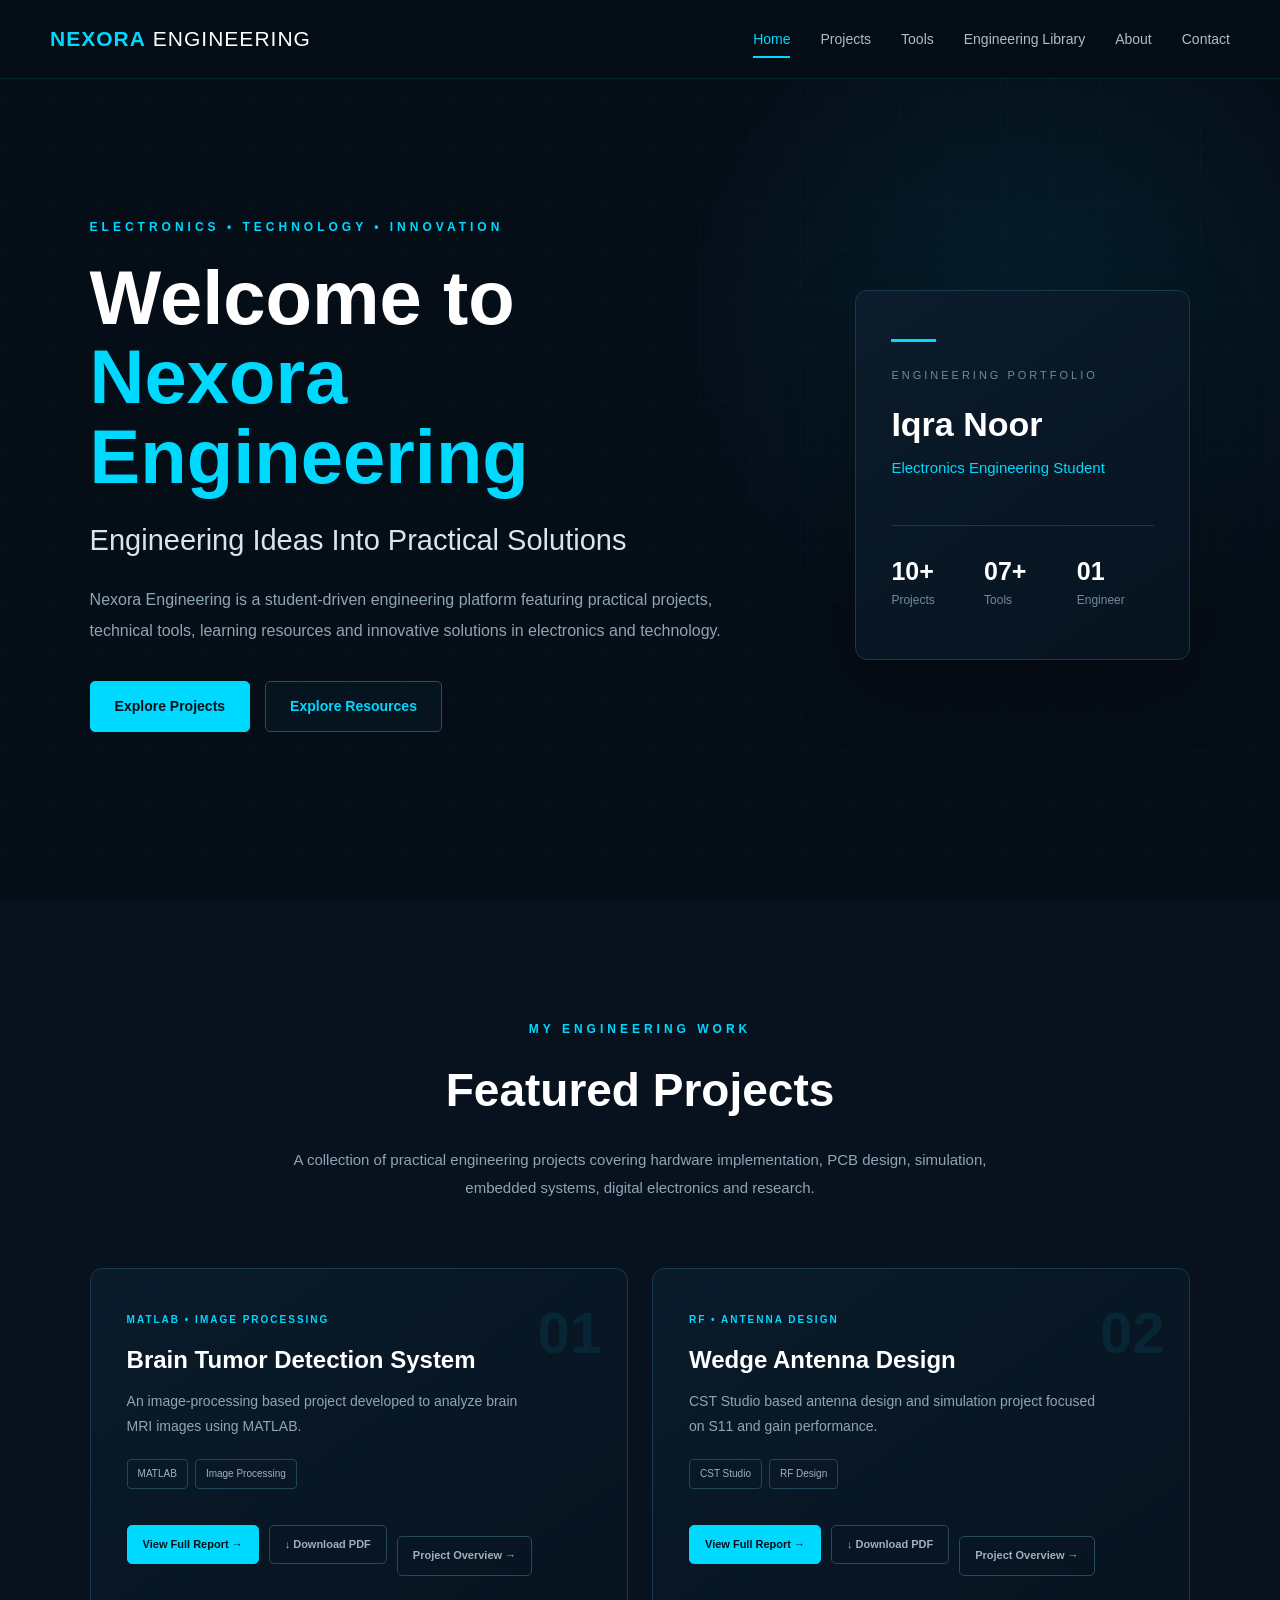
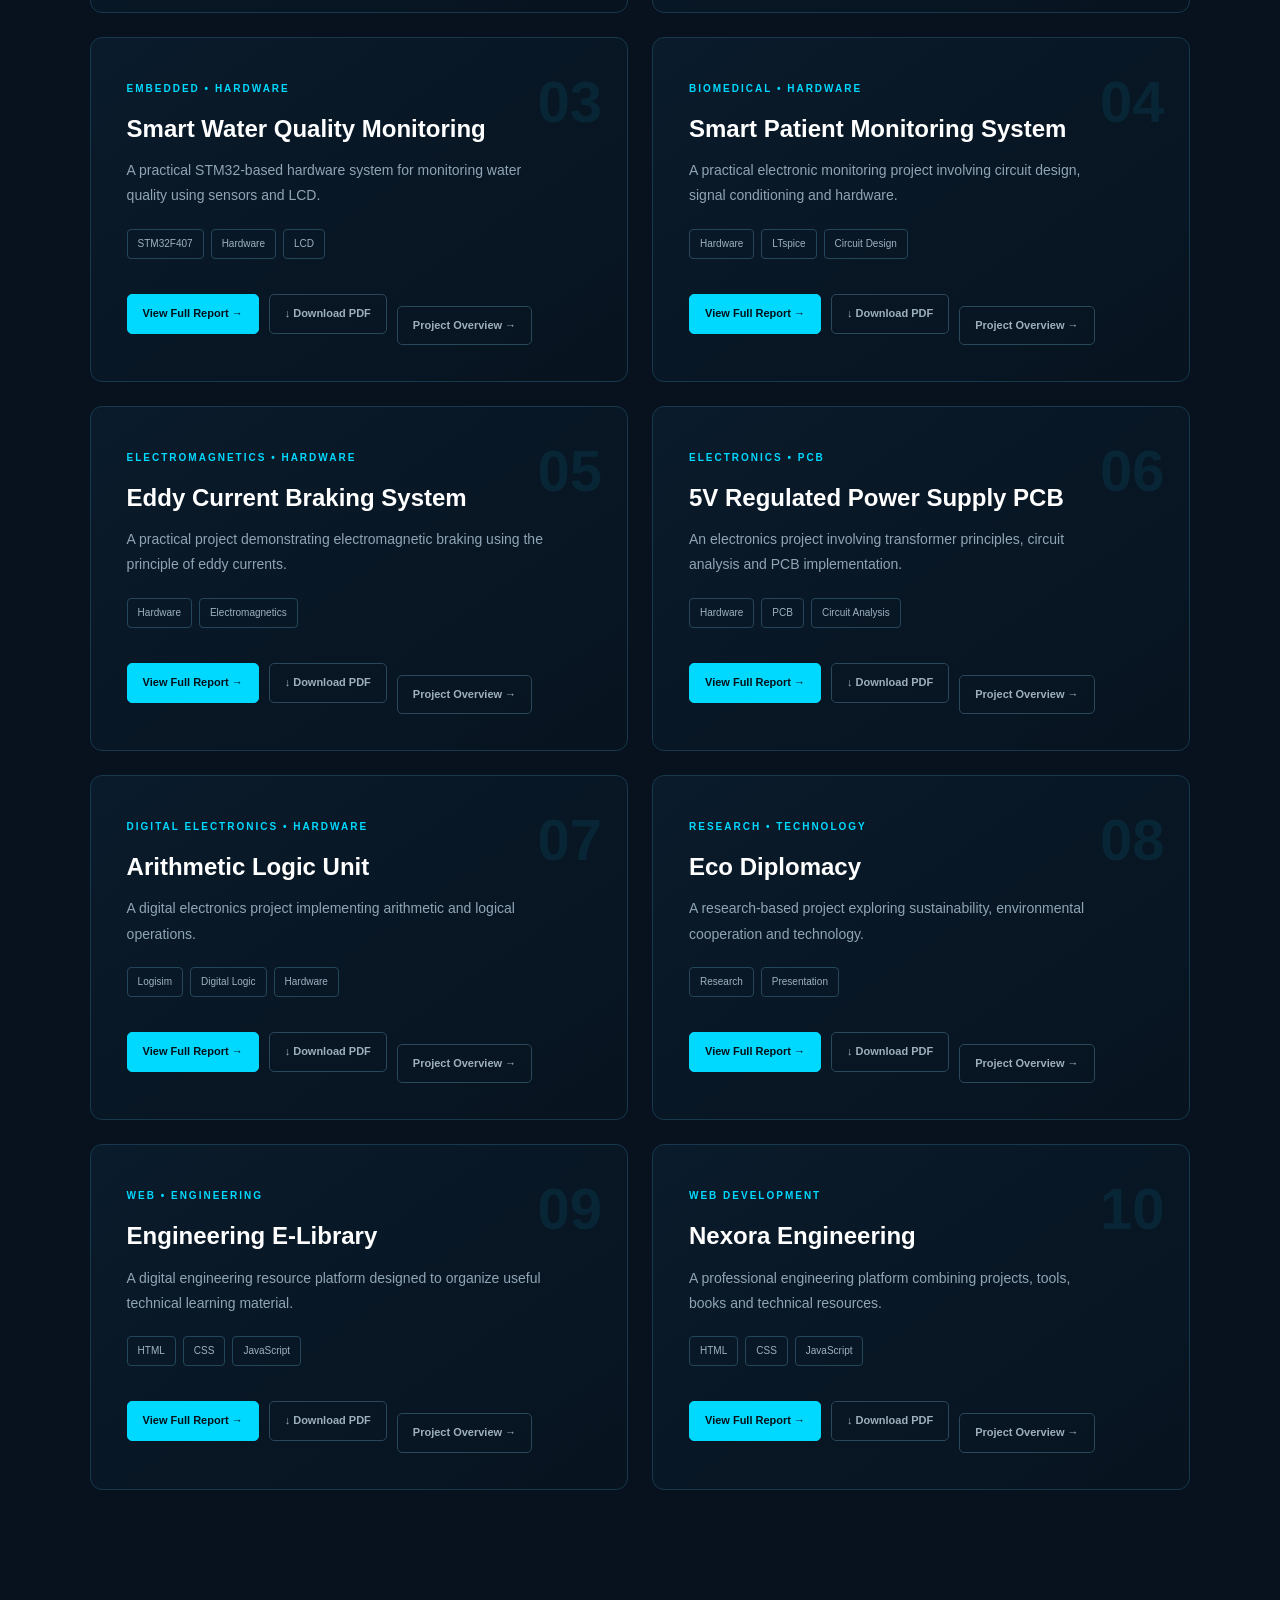
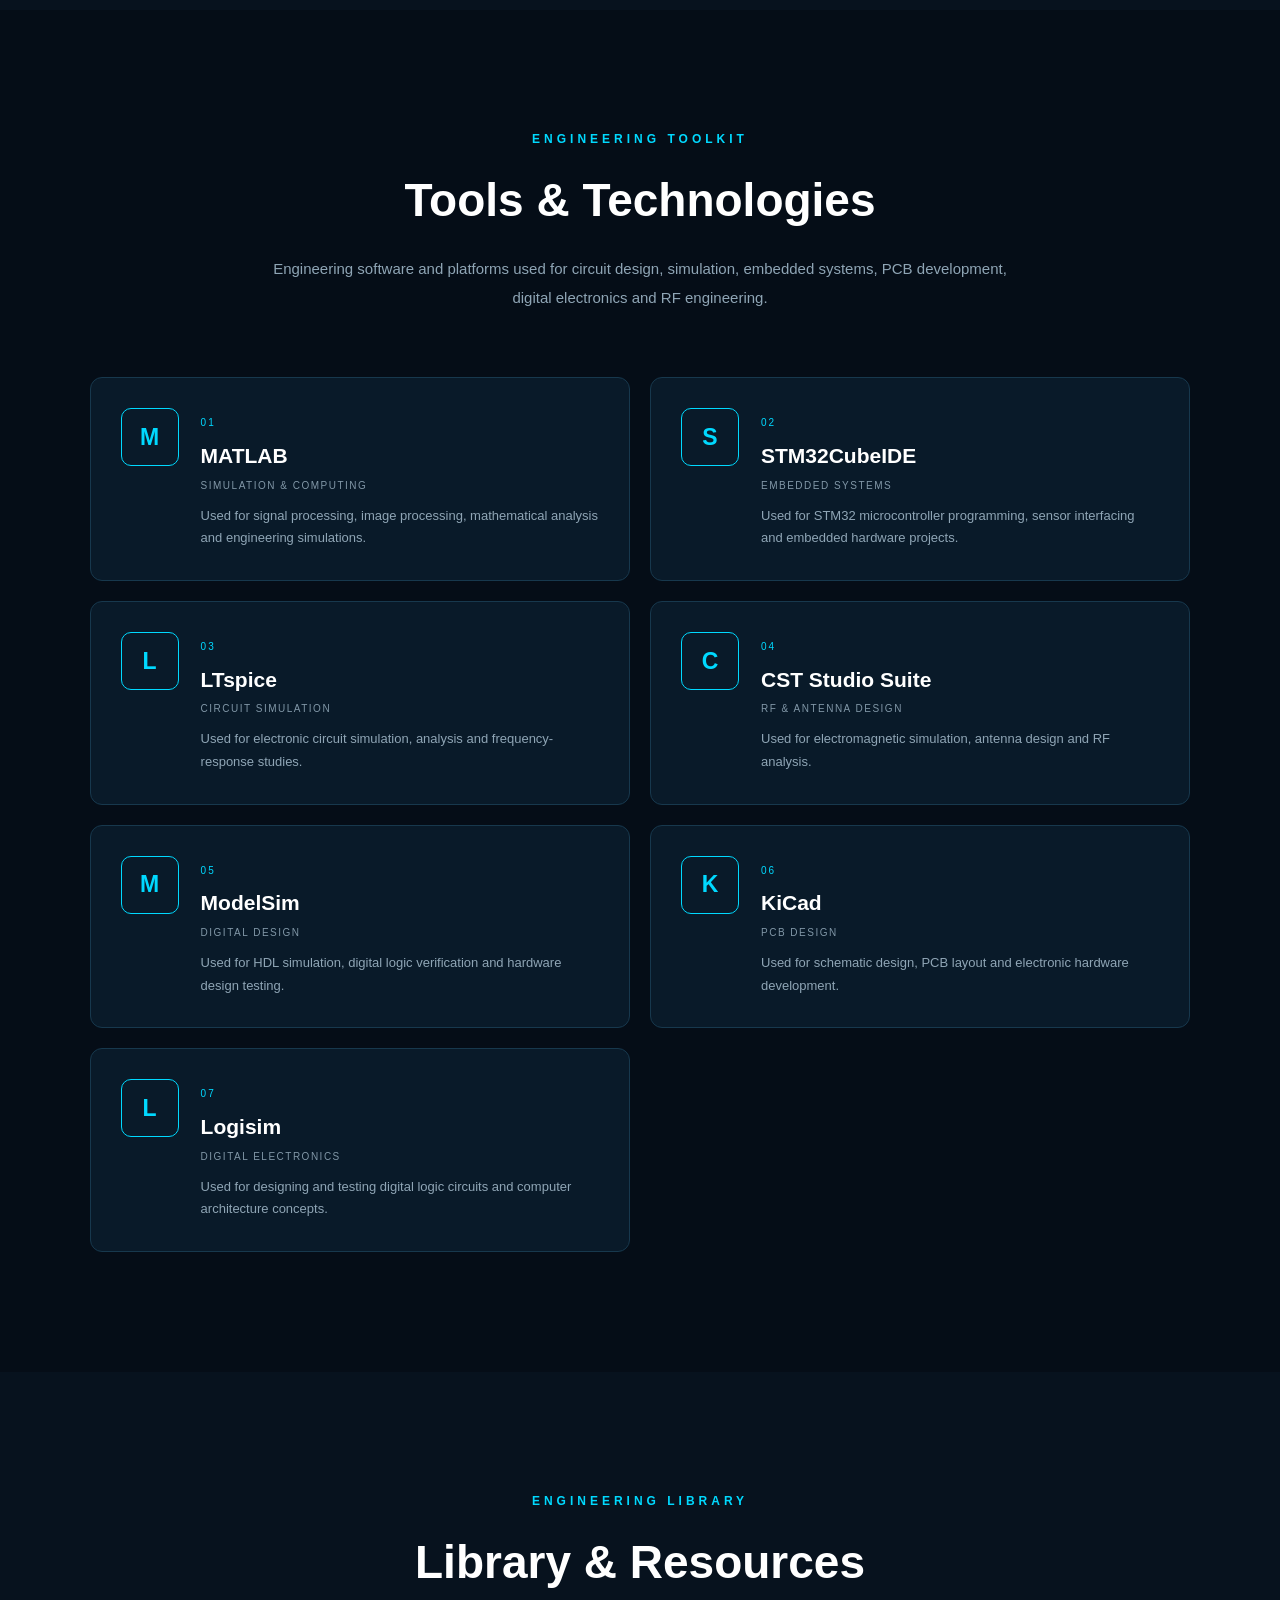
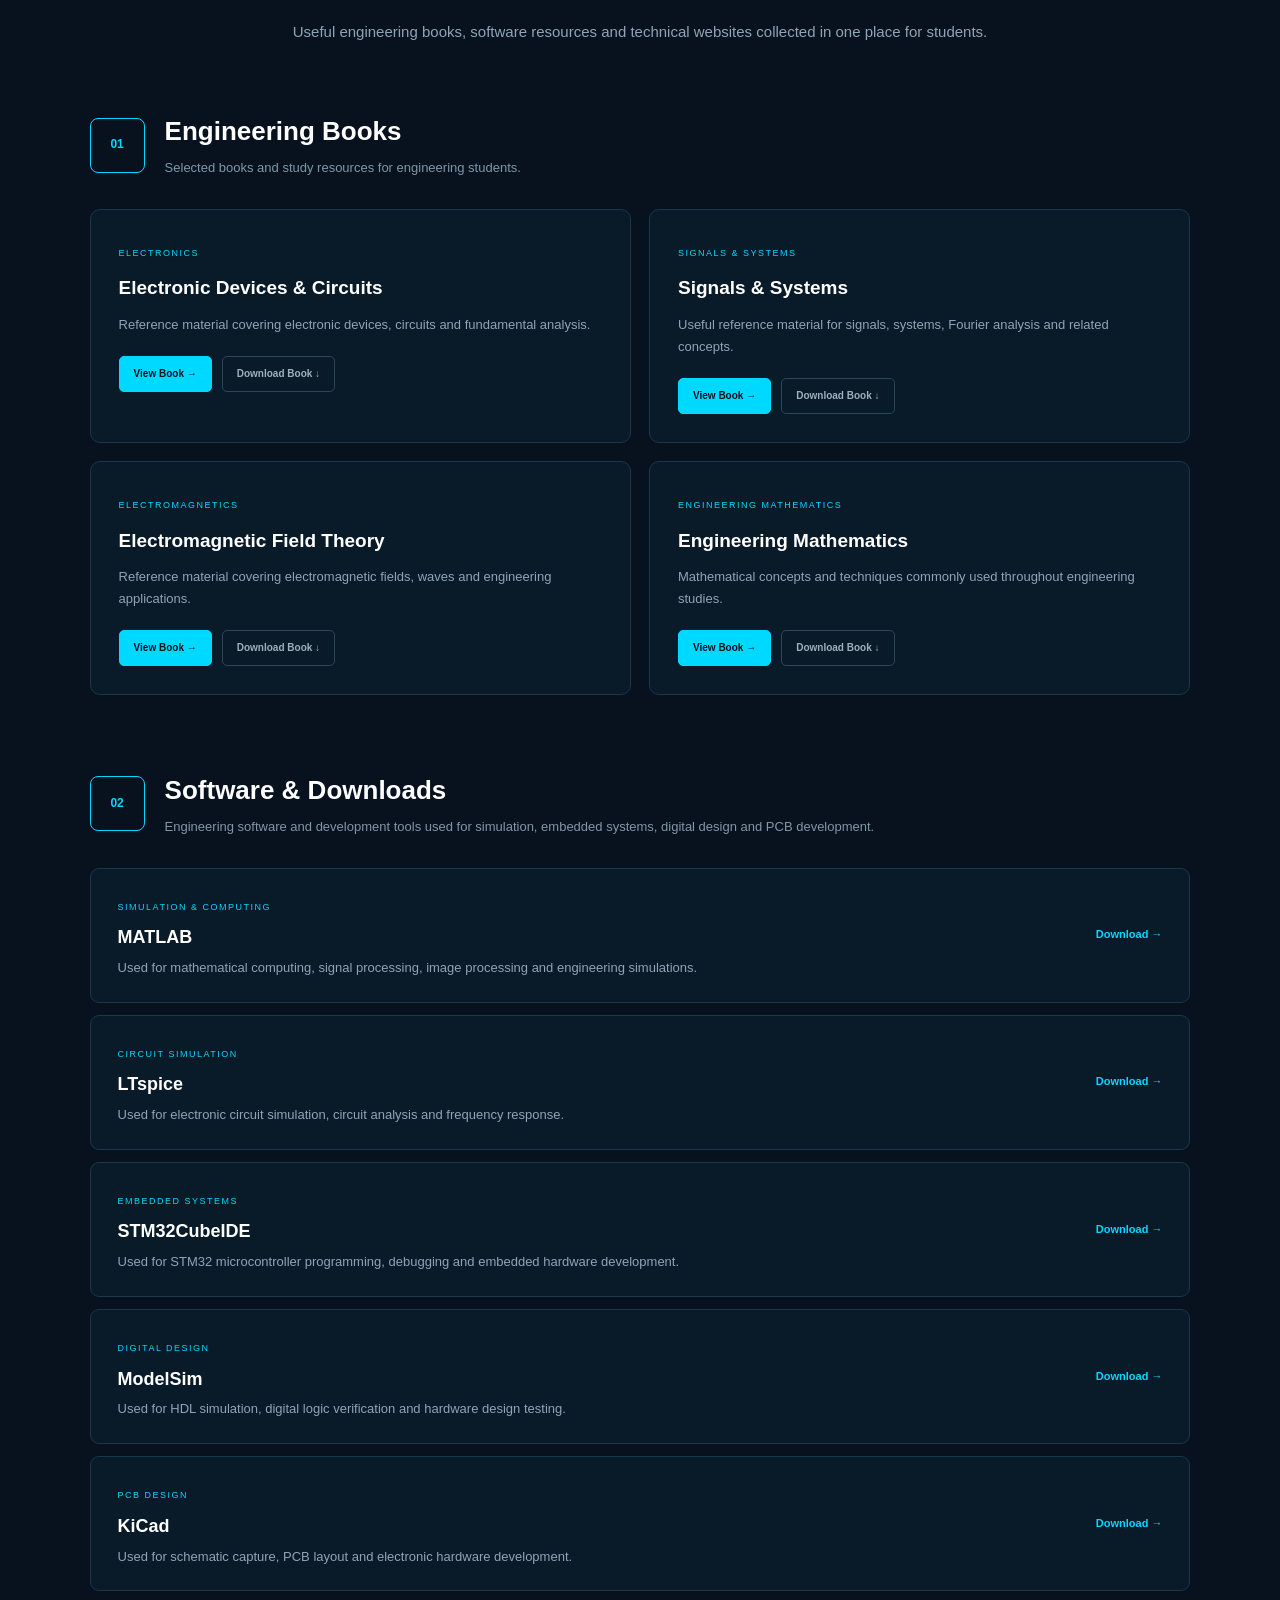
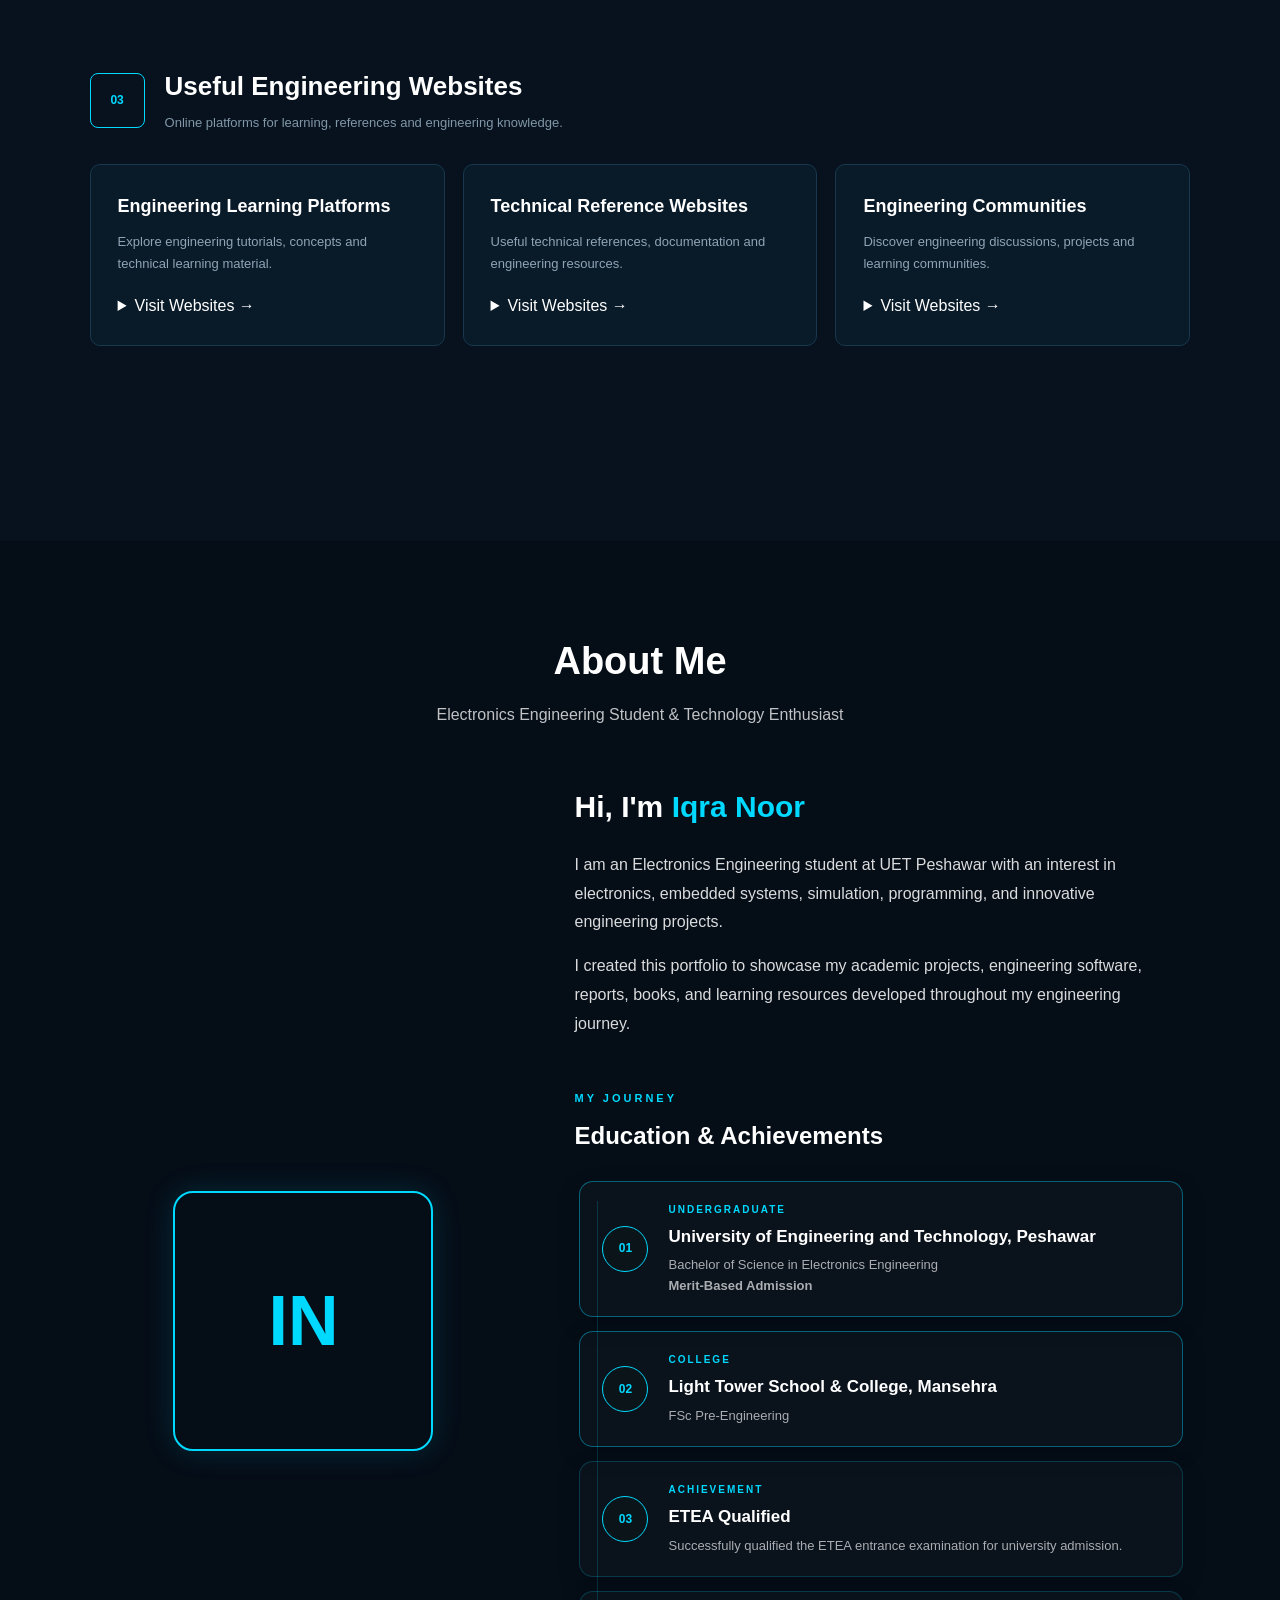
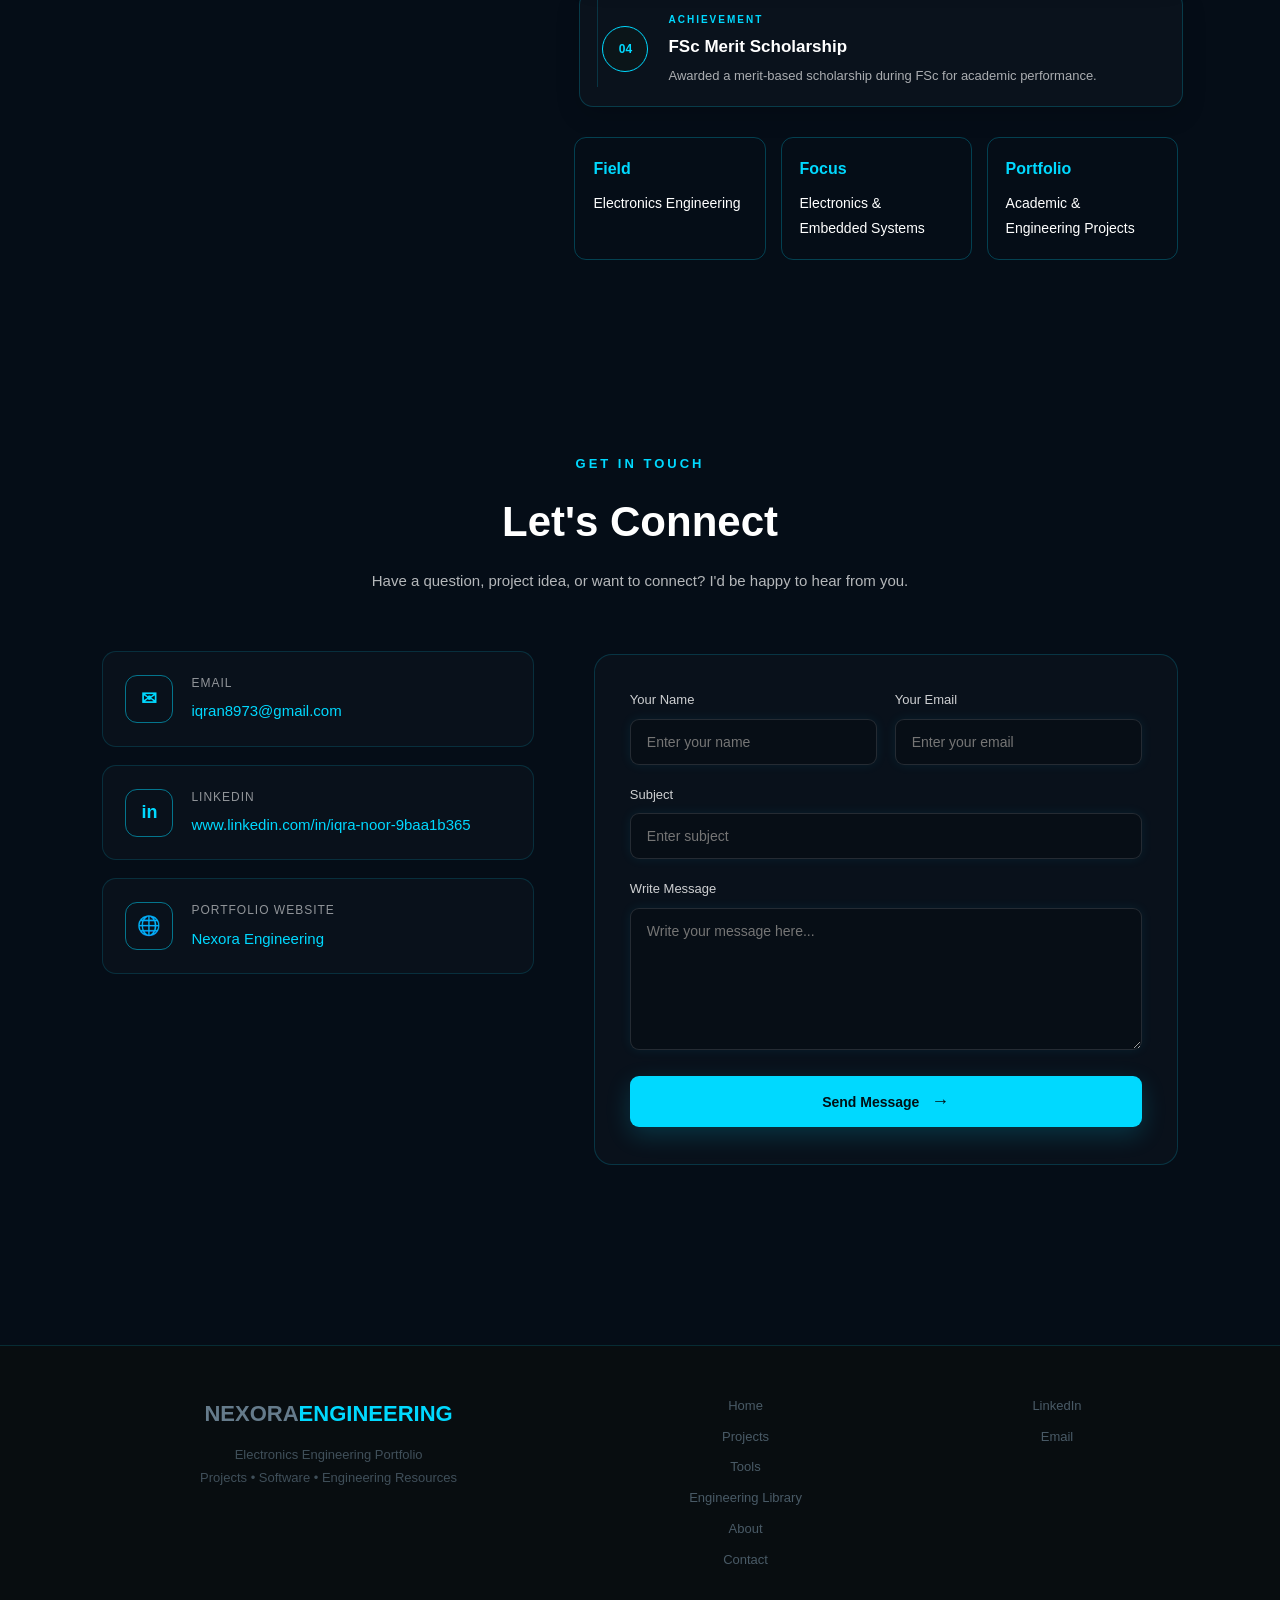
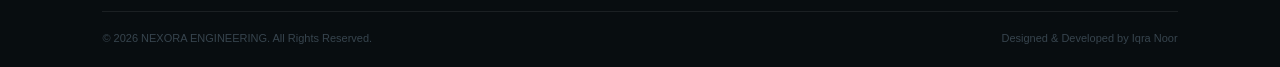
<file: index.html>
<!DOCTYPE html>
<html lang="en">

<head>
    <meta charset="UTF-8">

    <meta name="viewport" content="width=device-width, initial-scale=1.0">

    <title>Nexora Engineering | Electronics & Technology</title>

    <link rel="stylesheet" href="style.css">
</head>

<body>

    <!-- ================= NAVIGATION ================= -->

    <header class="navbar">

        <div class="nav-container">

            <a href="#home" class="logo">
                NEXORA<span>ENGINEERING</span>
            </a>

            <nav class="nav-menu">

                <a href="#home" class="active">Home</a>

                <a href="#projects">Projects</a>

                <a href="#tools">Tools</a>

                <a href="#library">Engineering Library</a>

                <a href="#about">About</a>

                <a href="#contact">Contact</a>

            </nav>

            <button class="menu-btn" id="menuBtn">
                ☰
            </button>

        </div>

    </header>


    <!-- ================= HOME ================= -->

    <main>

        <section id="home" class="hero">

            <div class="hero-container">

                <div class="hero-content">

                    <p class="hero-label">
                        ELECTRONICS • TECHNOLOGY • INNOVATION
                    </p>

                    <h1>
                        Welcome to
                        <span>Nexora Engineering</span>
                    </h1>

                    <h2>
                        Engineering Ideas Into Practical Solutions
                    </h2>

                    <p class="hero-text">
                        Nexora Engineering is a student-driven engineering
                        platform featuring practical projects, technical
                        tools, learning resources and innovative solutions
                        in electronics and technology.
                    </p>

                    <div class="hero-buttons">

                        <a href="#projects" class="btn primary-btn">
                            Explore Projects
                        </a>

                        <a href="#library" class="btn secondary-btn">
                            Explore Resources
                        </a>

                    </div>

                </div>


                <div class="hero-card">

                    <div class="hero-card-line"></div>

                    <p>ENGINEERING PORTFOLIO</p>

                    <h3>Iqra Noor</h3>

                    <h4>Electronics Engineering Student</h4>

                    <div class="hero-stats">

                        <div>
                            <strong>10+</strong>
                            <span>Projects</span>
                        </div>

                        <div>
                            <strong>07+</strong>
                            <span>Tools</span>
                        </div>

                        <div>
                            <strong>01</strong>
                            <span>Engineer</span>
                        </div>

                    </div>

                </div>

            </div>

        </section>


<!-- ================= PROJECTS ================= -->

<section id="projects" class="projects-section">

    <div class="section-heading">

        <p class="section-label">MY ENGINEERING WORK</p>

        <h2>Featured Projects</h2>

        <p>
            A collection of practical engineering projects covering
            hardware implementation, PCB design, simulation,
            embedded systems, digital electronics and research.
        </p>

    </div>


    <div class="projects-grid">

<!-- PROJECT 01 -->

<article class="project-card">

    <div class="project-number">01</div>

    <div class="project-content">

        <span class="project-category">
            MATLAB • IMAGE PROCESSING
        </span>

        <h3>Brain Tumor Detection System</h3>

        <p>
            An image-processing based project developed to
            analyze brain MRI images using MATLAB.
        </p>

        <div class="project-tags">
            <span>MATLAB</span>
            <span>Image Processing</span>
        </div>

        <div class="report-buttons">

            <a href="reports/brain-tumor.pdf.pdf"
               target="_blank"
               class="report-view">
                View Full Report →
            </a>

            <a href="reports/brain-tumor.pdf.pdf"
               download
               class="report-download">
                ↓ Download PDF
            </a>

            <a href="project-overviews/brain-tumor.html"
               class="project-overview-btn">
                Project Overview →
            </a>

        </div>

    </div>

</article>

 <!-- PROJECT 02 -->

<article class="project-card">

    <div class="project-number">02</div>

    <div class="project-content">

        <span class="project-category">
            RF • ANTENNA DESIGN
        </span>

        <h3>Wedge Antenna Design</h3>

        <p>
            CST Studio based antenna design and simulation
            project focused on S11 and gain performance.
        </p>

        <div class="project-tags">
            <span>CST Studio</span>
            <span>RF Design</span>
        </div>

        <div class="report-buttons">

            <a href="reports/wedge-antenna.pdf.pdf"
               target="_blank"
               class="report-view">
                View Full Report →
            </a>

            <a href="reports/wedge-antenna.pdf.pdf"
               download
               class="report-download">
                ↓ Download PDF
            </a>

            <a href="project-overviews/wedge-antenna.html"
               class="project-overview-btn">
                Project Overview →
            </a>

        </div>

    </div>

</article>
       
            
             <!-- PROJECT 03 -->

        <article class="project-card">

            <div class="project-number">03</div>

            <div class="project-content">

                <span class="project-category">
                    EMBEDDED • HARDWARE
                </span>

                <h3>Smart Water Quality Monitoring</h3>

                <p>
                    A practical STM32-based hardware system for
                    monitoring water quality using sensors and LCD.
                </p>

                <div class="project-tags">
                    <span>STM32F407</span>
                    <span>Hardware</span>
                    <span>LCD</span>
                </div>

                <div class="report-buttons">

                   <a href="reports/water-quality.pdf.pdf"
   target="_blank"
   class="report-view">
    View Full Report →
</a>

<a href="reports/water-quality.pdf.pdf"
   download
   class="report-download">
    ↓ Download PDF
</a>

<a href="project-overviews/water-quality.html"
   class="project-overview-btn">
    Project Overview →
</a>

    </div>
        </article>

        <!-- PROJECT 04 -->

        <article class="project-card">

            <div class="project-number">04</div>

            <div class="project-content">

                <span class="project-category">
                    BIOMEDICAL • HARDWARE
                </span>

                <h3>Smart Patient Monitoring System</h3>

                <p>
                    A practical electronic monitoring project involving
                    circuit design, signal conditioning and hardware.
                </p>

                <div class="project-tags">
                    <span>Hardware</span>
                    <span>LTspice</span>
                    <span>Circuit Design</span>
                </div>

                <div class="report-buttons">

                    <a href="reports/patient-monitoring.pdf.pdf"
   target="_blank"
   class="report-view">
    View Full Report →
</a>

<a href="reports/patient-monitoring.pdf.pdf"
   download
   class="report-download">
    ↓ Download PDF
</a>

<a href="project-overviews/patient-monitoring.html"
   class="project-overview-btn">
    Project Overview →
</a>
        </div>

        </article>


        <!-- PROJECT 05 -->

        <article class="project-card">

            <div class="project-number">05</div>

            <div class="project-content">

                <span class="project-category">
                    ELECTROMAGNETICS • HARDWARE
                </span>

                <h3>Eddy Current Braking System</h3>

                <p>
                    A practical project demonstrating electromagnetic
                    braking using the principle of eddy currents.
                </p>

                <div class="project-tags">
                    <span>Hardware</span>
                    <span>Electromagnetics</span>
                </div>

                <div class="report-buttons">

                  <a href="reports/eddy-current.pdf.pdf"
   target="_blank"
   class="report-view">
    View Full Report →
</a>

<a href="reports/eddy-current.pdf.pdf"
   download
   class="report-download">
    ↓ Download PDF
</a>

<a href="project-overviews/eddy-current.html"
   class="project-overview-btn">
    Project Overview →
</a>

      </div>

        </article>


        <!-- PROJECT 06 -->

        <article class="project-card">

            <div class="project-number">06</div>

            <div class="project-content">

                <span class="project-category">
                    ELECTRONICS • PCB
                </span>

                <h3>5V Regulated Power Supply PCB</h3>

                <p>
                    An electronics project involving transformer
                    principles, circuit analysis and PCB implementation.
                </p>

                <div class="project-tags">
                    <span>Hardware</span>
                    <span>PCB</span>
                    <span>Circuit Analysis</span>
                </div>

                <div class="report-buttons">

                   <a href="reports/5v-regulated-power-supply.pdf.pdf"
   target="_blank"
   class="report-view">
    View Full Report →
</a>

<a href="reports/5v-regulated-power-supply.pdf.pdf"
   download
   class="report-download">
    ↓ Download PDF
</a>

<a href="project-overviews/power-supply.html"
   class="project-overview-btn">
    Project Overview →
</a>

   </div>

        </article>

        <!-- PROJECT 07 -->

        <article class="project-card">

            <div class="project-number">07</div>

            <div class="project-content">

                <span class="project-category">
                    DIGITAL ELECTRONICS • HARDWARE
                </span>

                <h3>Arithmetic Logic Unit</h3>

                <p>
                    A digital electronics project implementing
                    arithmetic and logical operations.
                </p>

                <div class="project-tags">
                    <span>Logisim</span>
                    <span>Digital Logic</span>
                    <span>Hardware</span>
                </div>

                <div class="report-buttons">
<a href="reports/alu.pdf.pdf"
   target="_blank"
   class="report-view">
    View Full Report →
</a>

<a href="reports/alu.pdf.pdf"
   download
   class="report-download">
    ↓ Download PDF
</a>

<a href="project-overviews/alu.html"
   class="project-overview-btn">
    Project Overview →
</a>
      </div>
        </article>

        <!-- PROJECT 08 -->

        <article class="project-card">

            <div class="project-number">08</div>

            <div class="project-content">

                <span class="project-category">
                    RESEARCH • TECHNOLOGY
                </span>

                <h3>Eco Diplomacy</h3>

                <p>
                    A research-based project exploring sustainability,
                    environmental cooperation and technology.
                </p>

                <div class="project-tags">
                    <span>Research</span>
                    <span>Presentation</span>
                </div>

                <div class="report-buttons">

                    <a href="reports/eco-diplomacy.pdf.pdf"
   target="_blank"
   class="report-view">
    View Full Report →
</a>

<a href="reports/eco-diplomacy.pdf.pdf"
   download
   class="report-download">
    ↓ Download PDF
</a>

<a href="project-overviews/eco-diplomacy.html"
   class="project-overview-btn">
    Project Overview →
</a>
      </div>

        </article>

        <!-- PROJECT 09 -->

        <article class="project-card">

            <div class="project-number">09</div>

            <div class="project-content">

                <span class="project-category">
                    WEB • ENGINEERING
                </span>

                <h3>Engineering E-Library</h3>

                <p>
                    A digital engineering resource platform designed
                    to organize useful technical learning material.
                </p>

                <div class="project-tags">
                    <span>HTML</span>
                    <span>CSS</span>
                    <span>JavaScript</span>
                </div>

                <div class="report-buttons">

                   <a href="reports/e-library.pdf.pdf"
   target="_blank"
   class="report-view">
    View Full Report →
</a>

<a href="reports/e-library.pdf.pdf"
   download
   class="report-download">
    ↓ Download PDF
</a>

<a href="project-overviews/e-library.html"
   class="project-overview-btn">
    Project Overview →
</a>
           </div>

        </article>

        <!-- PROJECT 10 -->

        <article class="project-card">

            <div class="project-number">10</div>

            <div class="project-content">

                <span class="project-category">
                    WEB DEVELOPMENT
                </span>

                <h3>Nexora Engineering</h3>

                <p>
                    A professional engineering platform combining
                    projects, tools, books and technical resources.
                </p>

                <div class="project-tags">
                    <span>HTML</span>
                    <span>CSS</span>
                    <span>JavaScript</span>
                </div>

                <div class="report-buttons">

                    <a href="reports/nexora-engineering.pdf.pdf"
   target="_blank"
   class="report-view">
    View Full Report →
</a>

<a href="reports/nexora-engineering.pdf.pdf"
   download
   class="report-download">
    ↓ Download PDF
</a>

<a href="project-overviews/nexora-engineering.html"
   class="project-overview-btn">
    Project Overview →
</a>
           </div>

        </article>

    </div>

</section>

<!-- ================= TOOLS ================= -->

<section id="tools" class="tools-section">

    <div class="section-heading">

        <p class="section-label">ENGINEERING TOOLKIT</p>

        <h2>Tools & Technologies</h2>

        <p>
            Engineering software and platforms used for circuit design,
            simulation, embedded systems, PCB development, digital
            electronics and RF engineering.
        </p>
    </div>


    <div class="tools-grid">

        <!-- MATLAB -->

        <div class="tool-card">

            <div class="tool-icon">M</div>

            <div class="tool-info">

                <span>01</span>

                <h3>MATLAB</h3>

                <small>Simulation & Computing</small>

                <p>
                    Used for signal processing, image processing,
                    mathematical analysis and engineering simulations.
                </p>

            </div>

        </div>


        <!-- STM32 -->

        <div class="tool-card">

            <div class="tool-icon">S</div>

            <div class="tool-info">

                <span>02</span>

                <h3>STM32CubeIDE</h3>

                <small>Embedded Systems</small>

                <p>
                    Used for STM32 microcontroller programming,
                    sensor interfacing and embedded hardware projects.
                </p>

            </div>

        </div>


        <!-- LTSPICE -->

        <div class="tool-card">

            <div class="tool-icon">L</div>

            <div class="tool-info">

                <span>03</span>

                <h3>LTspice</h3>

                <small>Circuit Simulation</small>

                <p>
                    Used for electronic circuit simulation,
                    analysis and frequency-response studies.
                </p>

            </div>

        </div>


        <!-- CST -->

        <div class="tool-card">

            <div class="tool-icon">C</div>

            <div class="tool-info">

                <span>04</span>

                <h3>CST Studio Suite</h3>

                <small>RF & Antenna Design</small>

                <p>
                    Used for electromagnetic simulation,
                    antenna design and RF analysis.
                </p>

            </div>

        </div>


        <!-- MODELSIM -->

        <div class="tool-card">

            <div class="tool-icon">M</div>

            <div class="tool-info">

                <span>05</span>

                <h3>ModelSim</h3>

                <small>Digital Design</small>

                <p>
                    Used for HDL simulation, digital logic verification
                    and hardware design testing.
                </p>

            </div>

        </div>


        <!-- KICAD -->

        <div class="tool-card">

            <div class="tool-icon">K</div>

            <div class="tool-info">

                <span>06</span>

                <h3>KiCad</h3>

                <small>PCB Design</small>

                <p>
                    Used for schematic design, PCB layout and
                    electronic hardware development.
                </p>

            </div>

        </div>


        <!-- LOGISIM -->

        <div class="tool-card">

            <div class="tool-icon">L</div>

            <div class="tool-info">

                <span>07</span>

                <h3>Logisim</h3>

                <small>Digital Electronics</small>

                <p>
                    Used for designing and testing digital logic
                    circuits and computer architecture concepts.
                </p>

              </div>
    </div>

</section>

        <!-- ================= LIBRARY ================= -->

<section id="library" class="library-section">

    <div class="section-heading">

        <p class="section-label">ENGINEERING LIBRARY</p>

        <h2>Library & Resources</h2>

        <p>
            Useful engineering books, software resources and
            technical websites collected in one place for students.
        </p>

    </div>


<!-- ================= ENGINEERING BOOKS ================= -->

<div class="library-block">

    <div class="library-title">
        <span>01</span>
        <div>
            <h3>Engineering Books</h3>
            <p>
                Selected books and study resources for engineering students.
            </p>
        </div>
    </div>

    <div class="library-grid">

        <!-- BOOK 01 -->
        <div class="library-card">
            <span class="library-category">
                ELECTRONICS
            </span>

            <h4>Electronic Devices & Circuits</h4>

            <p>
                Reference material covering electronic devices,
                circuits and fundamental analysis.
            </p>

            <div class="book-actions">

                <a href="books/electronic-devices.pdf.pdf"
                   class="library-btn"
                   target="_blank">
                    View Book →
                </a>

                <a href="books/electronic-devices.pdf.pdf"
                   class="download-book"
                   download>
                    Download Book ↓
                </a>

            </div>
        </div>


        <!-- BOOK 02 -->
        <div class="library-card">

            <span class="library-category">
                SIGNALS & SYSTEMS
            </span>

            <h4>Signals & Systems</h4>

            <p>
                Useful reference material for signals, systems,
                Fourier analysis and related concepts.
            </p>

            <div class="book-actions">

                <a href="books/signals-systems.pdf.pdf"
                   class="library-btn"
                   target="_blank">
                    View Book →
                </a>

                <a href="books/signals-systems.pdf.pdf"
                   class="download-book"
                   download>
                    Download Book ↓
                </a>

            </div>
        </div>


        <!-- BOOK 03 -->
        <div class="library-card">

            <span class="library-category">
                ELECTROMAGNETICS
            </span>

            <h4>Electromagnetic Field Theory</h4>

            <p>
                Reference material covering electromagnetic fields,
                waves and engineering applications.
            </p>

            <div class="book-actions">

                <a href="books/electromagnetic-field-theory.pdf.pdf"
                   class="library-btn"
                   target="_blank">
                    View Book →
                </a>

                <a href="books/electromagnetic-field-theory.pdf.pdf"
                   class="download-book"
                   download>
                    Download Book ↓
                </a>

            </div>
        </div>


        <!-- BOOK 04 -->
        <div class="library-card">

            <span class="library-category">
                ENGINEERING MATHEMATICS
            </span>

            <h4>Engineering Mathematics</h4>

            <p>
                Mathematical concepts and techniques commonly
                used throughout engineering studies.
            </p>

            <div class="book-actions">

                <a href="books/engineering-mathematics.pdf.pdf"
                   class="library-btn"
                   target="_blank">
                    View Book →
                </a>

                <a href="books/engineering-mathematics.pdf.pdf"
                   download
                   class="download-book">
                    Download Book ↓
                </a>

            </div>
        </div>

    </div>

</div>
           
 
     

        
               <!-- ================= SOFTWARE & DOWNLOADS ================= -->

<div class="library-block">

    <div class="library-title">

        <span>02</span>

        <div>
            <h3>Software & Downloads</h3>

            <p>
                Engineering software and development tools used for
                simulation, embedded systems, digital design and PCB development.
            </p>
        </div>

    </div>


    <div class="download-list">


        <!-- MATLAB -->

        <div class="download-card">

            <div>

                <span>SIMULATION & COMPUTING</span>

                <h4>MATLAB</h4>

                <p>
                    Used for mathematical computing, signal processing,
                    image processing and engineering simulations.
                </p>

            </div>

           <a href="https://www.mathworks.com/downloads/"
   target="_blank"
   rel="noopener noreferrer"
   class="download-btn">
    Download →
</a>

        </div>


        <!-- LTSPICE -->

        <div class="download-card">

            <div>

                <span>CIRCUIT SIMULATION</span>

                <h4>LTspice</h4>

                <p>
                    Used for electronic circuit simulation,
                    circuit analysis and frequency response.
                </p>

            </div>

            <a href="https://www.analog.com/en/resources/design-tools-and-calculators/ltspice-simulator.html"
   target="_blank"
   rel="noopener noreferrer"
   class="download-btn">
    Download →
</a>

        </div>


        <!-- STM32 -->

        <div class="download-card">

            <div>

                <span>EMBEDDED SYSTEMS</span>

                <h4>STM32CubeIDE</h4>

                <p>
                    Used for STM32 microcontroller programming,
                    debugging and embedded hardware development.
                </p>

            </div>
            <a href="https://www.st.com/en/development-tools/stm32cubeide.html"
   target="_blank"
   rel="noopener noreferrer"
   class="download-btn">
    Download →
</a>

        </div>


        <!-- MODELSIM -->

        <div class="download-card">

            <div>

                <span>DIGITAL DESIGN</span>

                <h4>ModelSim</h4>

                <p>
                    Used for HDL simulation, digital logic verification
                    and hardware design testing.
                </p>

            </div>

           <a href="https://eda.sw.siemens.com/en-US/ic/questa/simulation/"
   target="_blank"
   rel="noopener noreferrer"
   class="download-btn">
    Download →
</a>

        </div>


        <!-- KICAD -->

        <div class="download-card">

            <div>

                <span>PCB DESIGN</span>

                <h4>KiCad</h4>

                <p>
                    Used for schematic capture, PCB layout and
                    electronic hardware development.
                </p>

            </div>

           <a href="https://www.kicad.org/download/"
   target="_blank"
   rel="noopener noreferrer"
   class="download-btn">
    Download →
</a>

        </div>


    </div>

</div>

<!-- ================= WEBSITES ================= -->

<div class="library-block">

<div class="library-title">

    <span>03</span>

    <div>
        <h3>Useful Engineering Websites</h3>

        <p>
            Online platforms for learning, references and
            engineering knowledge.
        </p>
    </div>

</div>


<div class="website-grid">


    <!-- ================= ENGINEERING LEARNING ================= -->

    <div class="library-website">

        <h4>Engineering Learning Platforms</h4>

        <p>
            Explore engineering tutorials, concepts and
            technical learning material.
        </p>

        <details>
            <summary>Visit Websites →</summary>

            <div class="website-links">

                <a href="https://www.mathworks.com/"
                   target="_blank"
                   rel="noopener noreferrer">
                    MathWorks →
                </a>

                <a href="https://www.allaboutcircuits.com/"
                   target="_blank"
                   rel="noopener noreferrer">
                    All About Circuits →
                </a>

                <a href="https://www.electronics-tutorials.ws/"
                   target="_blank"
                   rel="noopener noreferrer">
                    Electronics Tutorials →
                </a>

            </div>

        </details>

    </div>


    <!-- ================= TECHNICAL REFERENCES ================= -->

    <div class="library-website">

        <h4>Technical Reference Websites</h4>

        <p>
            Useful technical references, documentation
            and engineering resources.
        </p>

        <details>
            <summary>Visit Websites →</summary>

            <div class="website-links">

                <a href="https://www.st.com/"
                   target="_blank"
                   rel="noopener noreferrer">
                    STMicroelectronics →
                </a>

                <a href="https://www.analog.com/"
                   target="_blank"
                   rel="noopener noreferrer">
                    Analog Devices →
                </a>

                <a href="https://www.ti.com/"
                   target="_blank"
                   rel="noopener noreferrer">
                    Texas Instruments →
                </a>

            </div>

        </details>

    </div>


    <!-- ================= ENGINEERING COMMUNITIES ================= -->

    <div class="library-website">

        <h4>Engineering Communities</h4>

        <p>
            Discover engineering discussions, projects
            and learning communities.
        </p>

        <details>
            <summary>Visit Websites →</summary>

            <div class="website-links">

                <a href="https://electronics.stackexchange.com/"
                   target="_blank"
                   rel="noopener noreferrer">
                    Electronics Stack Exchange →
                </a>

                <a href="https://www.edaboard.com/"
                   target="_blank"
                   rel="noopener noreferrer">
                    EDAboard →
                </a>

                <a href="https://www.reddit.com/r/ECE/"
                   target="_blank"
                   rel="noopener noreferrer">
                    Reddit ECE Community →
                </a>

            </div>

        </details>

    </div>


</div>

</div>

</section>


<!-- ================= ABOUT SECTION ================= -->

<section id="about" class="about-section">


<div class="section-title">
    <h2>About Me</h2>
    <p>Electronics Engineering Student &amp; Technology Enthusiast</p>
</div>

<div class="about-container">

    <!-- ABOUT IMAGE -->
    <div class="about-image">

        <div class="about-image-box">
            <span>IN</span>
        </div>

    </div>


    <!-- ABOUT CONTENT -->
    <div class="about-content">

        <h3>Hi, I'm <span>Iqra Noor</span></h3>

        <p>
            I am an Electronics Engineering student at
            UET Peshawar with an interest in electronics,
            embedded systems, simulation, programming, and
            innovative engineering projects.
        </p>

        <p>
            I created this portfolio to showcase my academic
            projects, engineering software, reports, books,
            and learning resources developed throughout my
            engineering journey.
        </p>

<!-- ================= EDUCATION & ACHIEVEMENTS ================= -->

<div class="education-section">

<div class="education-header">
    <span>MY JOURNEY</span>
    <h4>Education &amp; Achievements</h4>
</div>

<div class="education-timeline">

    <!-- UNIVERSITY -->
    <div class="education-card">

        <div class="education-number">01</div>

        <div class="education-card-content">

            <span class="education-level">UNDERGRADUATE</span>

            <h5>
                University of Engineering and Technology, Peshawar
            </h5>

            <p>
                Bachelor of Science in Electronics Engineering
                <br>
                <strong>Merit-Based Admission</strong>
            </p>

        </div>

    </div>


    <!-- FSc -->
    <div class="education-card">

        <div class="education-number">02</div>

        <div class="education-card-content">

            <span class="education-level">COLLEGE</span>

            <h5>
                Light Tower School &amp; College, Mansehra
            </h5>

            <p>
                FSc Pre-Engineering
            </p>

        </div>

    </div>


    <!-- ETEA -->
    <div class="education-card achievement-card">

        <div class="education-number">03</div>

        <div class="education-card-content">

            <span class="education-level">ACHIEVEMENT</span>

            <h5>ETEA Qualified</h5>

            <p>
                Successfully qualified the ETEA entrance examination
                for university admission.
            </p>

        </div>

    </div>


    <!-- SCHOLARSHIP -->
    <div class="education-card achievement-card">

        <div class="education-number">04</div>

        <div class="education-card-content">

            <span class="education-level">ACHIEVEMENT</span>

            <h5>FSc Merit Scholarship</h5>

            <p>
                Awarded a merit-based scholarship during FSc
                for academic performance.
            </p>

        </div>

    </div>

</div>


</div>

<!-- ================= END EDUCATION ================= -->

        <!-- BASIC INFORMATION -->

        <div class="about-info">

            <div>
                <strong>Field</strong>
                <span>Electronics Engineering</span>
            </div>

            <div>
                <strong>Focus</strong>
                <span>Electronics &amp; Embedded Systems</span>
            </div>

            <div>
                <strong>Portfolio</strong>
                <span>Academic &amp; Engineering Projects</span>
            </div>

        </div>

    </div>

</div>

</section>

<!-- ================= END ABOUT SECTION ================= -->

<!-- ================= PROFESSIONAL CONTACT SECTION ================= -->

<section id="contact" class="contact-section">

    <div class="contact-heading">
        <span>GET IN TOUCH</span>
        <h2>Let's Connect</h2>
        <p>
            Have a question, project idea, or want to connect?
            I'd be happy to hear from you.
        </p>
    </div>

    <div class="contact-wrapper">

        <!-- LEFT: CONTACT DETAILS -->
        <div class="contact-details">

            <!-- EMAIL -->
            <div class="contact-card">
    <div class="contact-card-icon">✉</div>

    <div>
        <span>Email</span>
        <a href="mailto:iqran8973@gmail.com">
            iqran8973@gmail.com
        </a>
    </div>
</div>
        
<!-- LINKEDIN -->
<div class="contact-card">
    <div class="contact-card-icon linkedin-icon">
        in
    </div>

    <div>
        <span>LinkedIn</span>

        <a href="https://www.linkedin.com/in/iqra-noor-9baa1b365/" 
           target="_blank">
            www.linkedin.com/in/iqra-noor-9baa1b365
        </a>
    </div>
</div>

            <!-- PORTFOLIO -->
            <div class="contact-card">

                <div class="contact-card-icon">
                    🌐
                </div>

                <div>
                    <span>Portfolio Website</span>

                    <a href="#" target="_blank">
                        Nexora Engineering
                    </a>
                </div>

            </div>

        </div>


        <!-- RIGHT: MESSAGE FORM -->
        <div class="professional-contact-form">

            <form>

                <div class="form-row">

                    <div class="input-box">

                        <label>Your Name</label>

                        <input
                            type="text"
                            name="name"
                            placeholder="Enter your name"
                            required
                        >

                    </div>


                    <div class="input-box">

                        <label>Your Email</label>

                        <input
                            type="email"
                            name="email"
                            placeholder="Enter your email"
                            required
                        >

                    </div>

                </div>


                <div class="input-box">

                    <label>Subject</label>

                    <input
                        type="text"
                        name="subject"
                        placeholder="Enter subject"
                        required
                    >

                </div>


                <div class="input-box">

                    <label>Write Message</label>

                    <textarea
                        name="message"
                        rows="7"
                        placeholder="Write your message here..."
                        required
                    ></textarea>

                </div>


                <button type="submit" class="send-message-btn">
                    Send Message
                    <span>→</span>
                </button>

            </form>

        </div>

    </div>

</section>

<!-- ================= END CONTACT SECTION ================= -->


    <!-- ================= FOOTER ================= -->

<footer class="footer">

<div class="footer-container">

    <div class="footer-brand">
        <h3>NEXORA<span>ENGINEERING</span></h3>

        <p>
            Electronics Engineering Portfolio
            <br>
            Projects • Software • Engineering Resources
        </p>
    </div>


    <div class="footer-links">

        <a href="#home">Home</a>
        <a href="#projects">Projects</a>
        <a href="#tools">Tools</a>
        <a href="#library">Engineering Library</a>
        <a href="#about">About</a>
        <a href="#contact">Contact</a>

    </div>


    <div class="footer-social">

        <a href="https://www.linkedin.com/in/iqra-noor-9baa1b365"
           target="_blank"
           rel="noopener noreferrer">
            LinkedIn
        </a>

        <a href="mailto:iqran8973@gmail.com">
            Email
        </a>

    </div>

</div>


<div class="footer-bottom">

    <p>
        © 2026 NEXORA ENGINEERING. All Rights Reserved.
    </p>

    <p>
        Designed &amp; Developed by Iqra Noor
    </p>

</div>

</footer>

<!-- ================= END FOOTER ================= -->
</file>
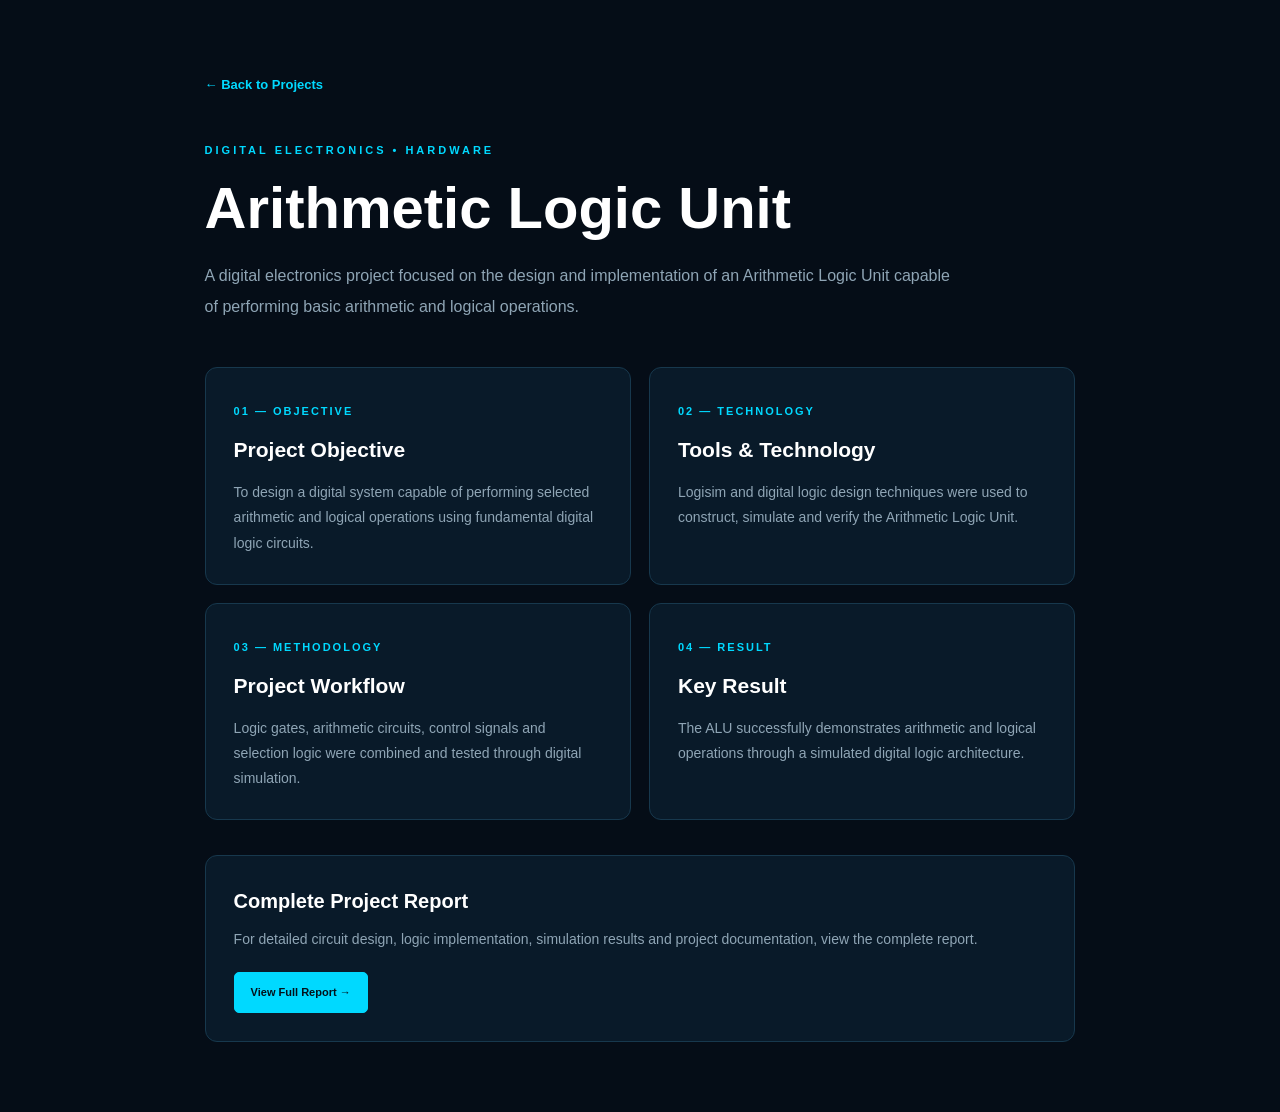
<file: project-overviews/alu.html>
<!DOCTYPE html>
<html lang="en">
<head>
    <meta charset="UTF-8">
    <meta name="viewport" content="width=device-width, initial-scale=1.0">

    <title>Arithmetic Logic Unit | Nexora Engineering</title>

    <style>
        * {
            margin: 0;
            padding: 0;
            box-sizing: border-box;
        }

        body {
            font-family: Arial, Helvetica, sans-serif;
            background: #050d17;
            color: #ffffff;
            line-height: 1.7;
        }

        .page {
            max-width: 1050px;
            margin: auto;
            padding: 70px 7%;
        }

        .back-link {
            display: inline-block;
            margin-bottom: 45px;
            color: #00d9ff;
            text-decoration: none;
            font-size: 13px;
            font-weight: 600;
        }

        .back-link:hover {
            text-decoration: underline;
        }

        .category {
            color: #00d9ff;
            font-size: 11px;
            font-weight: 700;
            letter-spacing: 3px;
            margin-bottom: 15px;
        }

        h1 {
            font-size: clamp(36px, 5vw, 58px);
            line-height: 1.15;
            margin-bottom: 20px;
        }

        .intro {
            max-width: 750px;
            color: #8fa5b5;
            font-size: 16px;
            line-height: 1.9;
            margin-bottom: 45px;
        }

        .overview-grid {
            display: grid;
            grid-template-columns: repeat(2, 1fr);
            gap: 18px;
        }

        .overview-box {
            padding: 28px;
            background: #091a29;
            border: 1px solid #17384d;
            border-radius: 12px;
            transition: 0.3s ease;
        }

        .overview-box:hover {
            transform: translateY(-5px);
            border-color: rgba(0, 217, 255, 0.45);
        }

        .overview-number {
            color: #00d9ff;
            font-size: 11px;
            font-weight: 700;
            letter-spacing: 2px;
        }

        .overview-box h2 {
            font-size: 21px;
            margin: 9px 0 12px;
        }

        .overview-box p {
            color: #8fa5b5;
            font-size: 14px;
            line-height: 1.8;
        }

        .report-section {
            margin-top: 35px;
            padding: 28px;
            background: #091a29;
            border: 1px solid #17384d;
            border-radius: 12px;
        }

        .report-section h2 {
            font-size: 20px;
            margin-bottom: 10px;
        }

        .report-section p {
            color: #8fa5b5;
            font-size: 14px;
            margin-bottom: 20px;
        }

        .report-button {
            display: inline-flex;
            padding: 10px 16px;
            border: 1px solid #00d9ff;
            border-radius: 5px;
            background: #00d9ff;
            color: #03111b;
            font-size: 11px;
            font-weight: 700;
            text-decoration: none;
        }

        .report-button:hover {
            background: transparent;
            color: #00d9ff;
        }

        @media (max-width: 700px) {
            .page {
                padding: 45px 6%;
            }

            .overview-grid {
                grid-template-columns: 1fr;
            }

            h1 {
                font-size: 38px;
            }
        }
    </style>
</head>

<body>

<main class="page">

    <a href="../index.html" class="back-link">
        ← Back to Projects
    </a>

    <div class="category">
        DIGITAL ELECTRONICS • HARDWARE
    </div>

    <h1>Arithmetic Logic Unit</h1>

    <p class="intro">
        A digital electronics project focused on the design and
        implementation of an Arithmetic Logic Unit capable of performing
        basic arithmetic and logical operations.
    </p>

    <div class="overview-grid">

        <div class="overview-box">
            <span class="overview-number">01 — OBJECTIVE</span>
            <h2>Project Objective</h2>
            <p>
                To design a digital system capable of performing selected
                arithmetic and logical operations using fundamental digital
                logic circuits.
            </p>
        </div>

        <div class="overview-box">
            <span class="overview-number">02 — TECHNOLOGY</span>
            <h2>Tools & Technology</h2>
            <p>
                Logisim and digital logic design techniques were used to
                construct, simulate and verify the Arithmetic Logic Unit.
            </p>
        </div>

        <div class="overview-box">
            <span class="overview-number">03 — METHODOLOGY</span>
            <h2>Project Workflow</h2>
            <p>
                Logic gates, arithmetic circuits, control signals and
                selection logic were combined and tested through digital
                simulation.
            </p>
        </div>

        <div class="overview-box">
            <span class="overview-number">04 — RESULT</span>
            <h2>Key Result</h2>
            <p>
                The ALU successfully demonstrates arithmetic and logical
                operations through a simulated digital logic architecture.
            </p>
        </div>

    </div>

    <div class="report-section">

        <h2>Complete Project Report</h2>

        <p>
            For detailed circuit design, logic implementation, simulation
            results and project documentation, view the complete report.
        </p>

        <a href="../reports/alu.pdf.pdf"
           target="_blank"
           class="report-button">
            View Full Report →
        </a>

    </div>

</main>

</body>
</html>
</file>
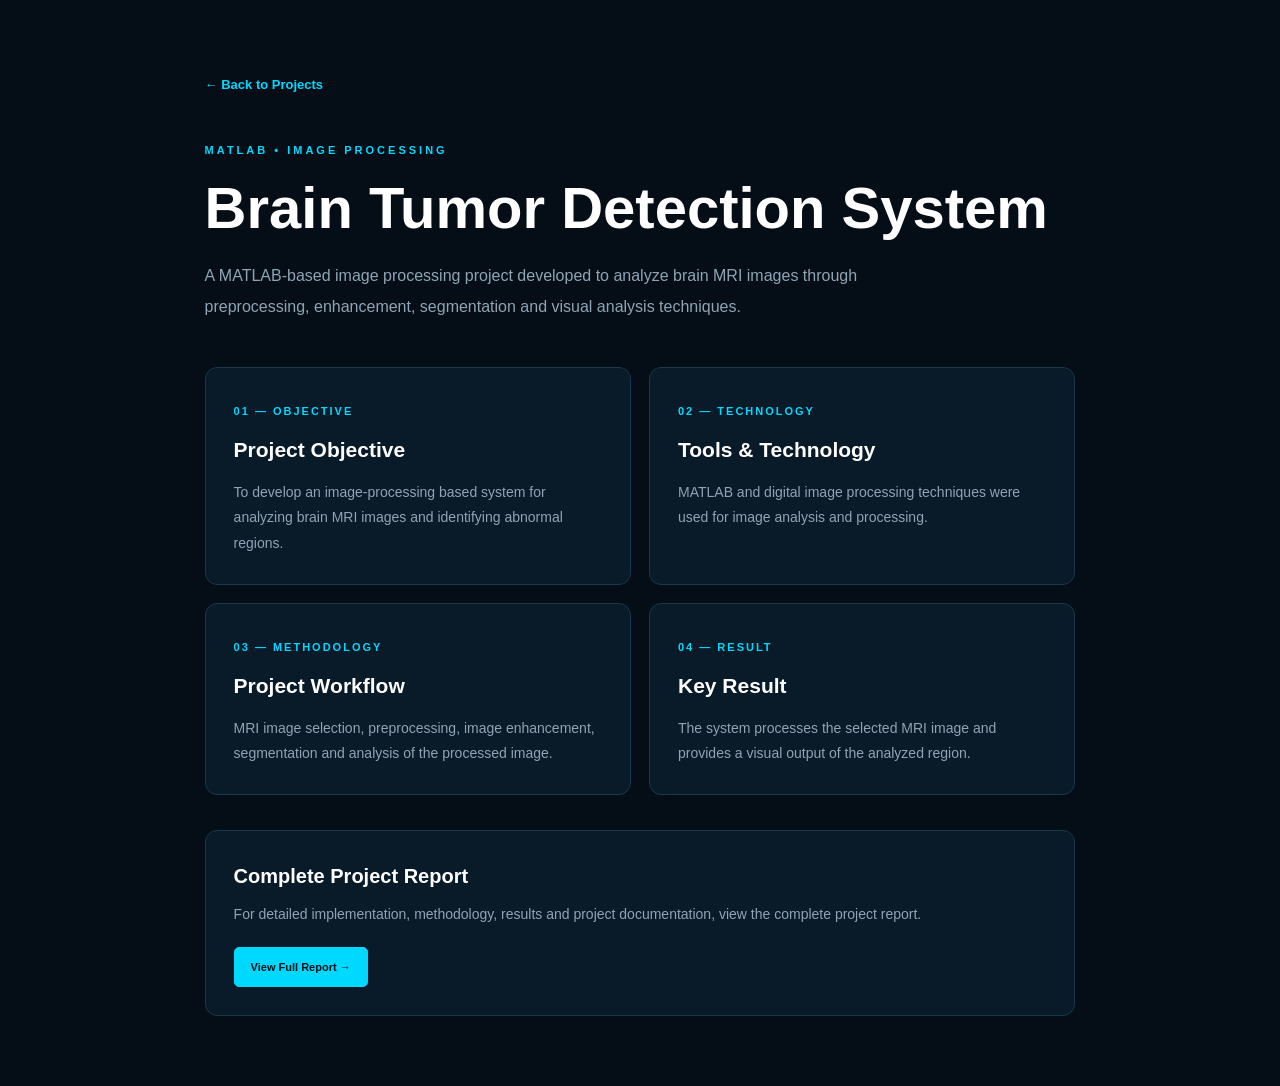
<file: project-overviews/brain-tumor.html>
<!DOCTYPE html>
<html lang="en">
<head>
    <meta charset="UTF-8">
    <meta name="viewport" content="width=device-width, initial-scale=1.0">

    <title>Brain Tumor Detection System | Nexora Engineering</title>

    <style>
        * {
            margin: 0;
            padding: 0;
            box-sizing: border-box;
        }

        body {
            font-family: Arial, Helvetica, sans-serif;
            background: #050d17;
            color: #ffffff;
            line-height: 1.7;
        }

        .page {
            max-width: 1050px;
            margin: auto;
            padding: 70px 7%;
        }

        .back-link {
            display: inline-block;
            margin-bottom: 45px;
            color: #00d9ff;
            text-decoration: none;
            font-size: 13px;
            font-weight: 600;
        }

        .back-link:hover {
            text-decoration: underline;
        }

        .category {
            color: #00d9ff;
            font-size: 11px;
            font-weight: 700;
            letter-spacing: 3px;
            margin-bottom: 15px;
        }

        h1 {
            font-size: clamp(36px, 5vw, 58px);
            line-height: 1.15;
            margin-bottom: 20px;
        }

        .intro {
            max-width: 750px;
            color: #8fa5b5;
            font-size: 16px;
            line-height: 1.9;
            margin-bottom: 45px;
        }

        .overview-grid {
            display: grid;
            grid-template-columns: repeat(2, 1fr);
            gap: 18px;
        }

        .overview-box {
            padding: 28px;
            background: #091a29;
            border: 1px solid #17384d;
            border-radius: 12px;
            transition: 0.3s ease;
        }

        .overview-box:hover {
            transform: translateY(-5px);
            border-color: rgba(0, 217, 255, 0.45);
        }

        .overview-number {
            color: #00d9ff;
            font-size: 11px;
            font-weight: 700;
            letter-spacing: 2px;
        }

        .overview-box h2 {
            font-size: 21px;
            margin: 9px 0 12px;
        }

        .overview-box p {
            color: #8fa5b5;
            font-size: 14px;
            line-height: 1.8;
        }

        .report-section {
            margin-top: 35px;
            padding: 28px;
            background: #091a29;
            border: 1px solid #17384d;
            border-radius: 12px;
        }

        .report-section h2 {
            font-size: 20px;
            margin-bottom: 10px;
        }

        .report-section p {
            color: #8fa5b5;
            font-size: 14px;
            margin-bottom: 20px;
        }

        .report-button {
            display: inline-flex;
            padding: 10px 16px;
            border: 1px solid #00d9ff;
            border-radius: 5px;
            background: #00d9ff;
            color: #03111b;
            font-size: 11px;
            font-weight: 700;
            text-decoration: none;
        }

        .report-button:hover {
            background: transparent;
            color: #00d9ff;
        }

        @media (max-width: 700px) {
            .page {
                padding: 45px 6%;
            }

            .overview-grid {
                grid-template-columns: 1fr;
            }

            h1 {
                font-size: 38px;
            }
        }
    </style>
</head>

<body>

    <main class="page">

        <a href="../index.html" class="back-link">
            ← Back to Projects
        </a>

        <div class="category">
            MATLAB • IMAGE PROCESSING
        </div>

        <h1>Brain Tumor Detection System</h1>

        <p class="intro">
            A MATLAB-based image processing project developed to analyze
            brain MRI images through preprocessing, enhancement,
            segmentation and visual analysis techniques.
        </p>

        <div class="overview-grid">

            <div class="overview-box">
                <span class="overview-number">01 — OBJECTIVE</span>
                <h2>Project Objective</h2>
                <p>
                    To develop an image-processing based system for
                    analyzing brain MRI images and identifying abnormal
                    regions.
                </p>
            </div>

            <div class="overview-box">
                <span class="overview-number">02 — TECHNOLOGY</span>
                <h2>Tools & Technology</h2>
                <p>
                    MATLAB and digital image processing techniques were
                    used for image analysis and processing.
                </p>
            </div>

            <div class="overview-box">
                <span class="overview-number">03 — METHODOLOGY</span>
                <h2>Project Workflow</h2>
                <p>
                    MRI image selection, preprocessing, image enhancement,
                    segmentation and analysis of the processed image.
                </p>
            </div>

            <div class="overview-box">
                <span class="overview-number">04 — RESULT</span>
                <h2>Key Result</h2>
                <p>
                    The system processes the selected MRI image and
                    provides a visual output of the analyzed region.
                </p>
            </div>

        </div>

        <div class="report-section">

            <h2>Complete Project Report</h2>

            <p>
                For detailed implementation, methodology, results and
                project documentation, view the complete project report.
            </p>

            <a href="../reports/brain-tumor.pdf"
               target="_blank"
               class="report-button">
                View Full Report →
            </a>

        </div>

    </main>

</body>
</html>
</file>
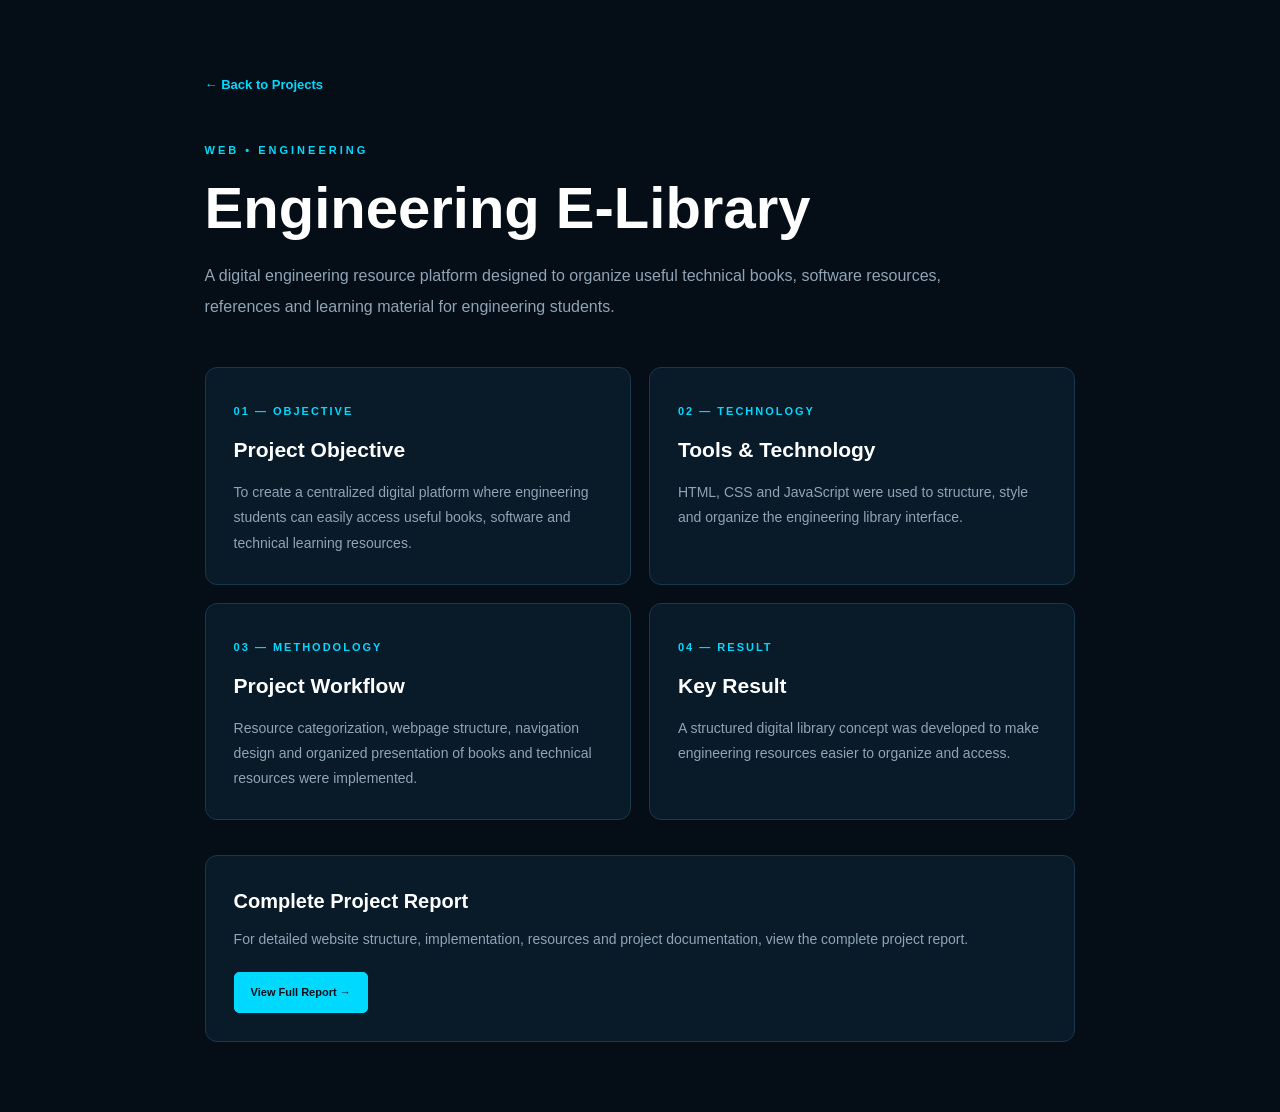
<file: project-overviews/e-library.html>
<!DOCTYPE html>
<html lang="en">
<head>
    <meta charset="UTF-8">
    <meta name="viewport" content="width=device-width, initial-scale=1.0">

    <title>Engineering E-Library | Nexora Engineering</title>

    <style>
        * {
            margin: 0;
            padding: 0;
            box-sizing: border-box;
        }

        body {
            font-family: Arial, Helvetica, sans-serif;
            background: #050d17;
            color: #ffffff;
            line-height: 1.7;
        }

        .page {
            max-width: 1050px;
            margin: auto;
            padding: 70px 7%;
        }

        .back-link {
            display: inline-block;
            margin-bottom: 45px;
            color: #00d9ff;
            text-decoration: none;
            font-size: 13px;
            font-weight: 600;
        }

        .back-link:hover {
            text-decoration: underline;
        }

        .category {
            color: #00d9ff;
            font-size: 11px;
            font-weight: 700;
            letter-spacing: 3px;
            margin-bottom: 15px;
        }

        h1 {
            font-size: clamp(36px, 5vw, 58px);
            line-height: 1.15;
            margin-bottom: 20px;
        }

        .intro {
            max-width: 750px;
            color: #8fa5b5;
            font-size: 16px;
            line-height: 1.9;
            margin-bottom: 45px;
        }

        .overview-grid {
            display: grid;
            grid-template-columns: repeat(2, 1fr);
            gap: 18px;
        }

        .overview-box {
            padding: 28px;
            background: #091a29;
            border: 1px solid #17384d;
            border-radius: 12px;
            transition: 0.3s ease;
        }

        .overview-box:hover {
            transform: translateY(-5px);
            border-color: rgba(0, 217, 255, 0.45);
        }

        .overview-number {
            color: #00d9ff;
            font-size: 11px;
            font-weight: 700;
            letter-spacing: 2px;
        }

        .overview-box h2 {
            font-size: 21px;
            margin: 9px 0 12px;
        }

        .overview-box p {
            color: #8fa5b5;
            font-size: 14px;
            line-height: 1.8;
        }

        .report-section {
            margin-top: 35px;
            padding: 28px;
            background: #091a29;
            border: 1px solid #17384d;
            border-radius: 12px;
        }

        .report-section h2 {
            font-size: 20px;
            margin-bottom: 10px;
        }

        .report-section p {
            color: #8fa5b5;
            font-size: 14px;
            margin-bottom: 20px;
        }

        .report-button {
            display: inline-flex;
            padding: 10px 16px;
            border: 1px solid #00d9ff;
            border-radius: 5px;
            background: #00d9ff;
            color: #03111b;
            font-size: 11px;
            font-weight: 700;
            text-decoration: none;
        }

        .report-button:hover {
            background: transparent;
            color: #00d9ff;
        }

        @media (max-width: 700px) {
            .page {
                padding: 45px 6%;
            }

            .overview-grid {
                grid-template-columns: 1fr;
            }

            h1 {
                font-size: 38px;
            }
        }
    </style>
</head>

<body>

<main class="page">

    <a href="../index.html" class="back-link">
        ← Back to Projects
    </a>

    <div class="category">
        WEB • ENGINEERING
    </div>

    <h1>Engineering E-Library</h1>

    <p class="intro">
        A digital engineering resource platform designed to organize
        useful technical books, software resources, references and
        learning material for engineering students.
    </p>

    <div class="overview-grid">

        <div class="overview-box">
            <span class="overview-number">01 — OBJECTIVE</span>
            <h2>Project Objective</h2>
            <p>
                To create a centralized digital platform where engineering
                students can easily access useful books, software and
                technical learning resources.
            </p>
        </div>

        <div class="overview-box">
            <span class="overview-number">02 — TECHNOLOGY</span>
            <h2>Tools & Technology</h2>
            <p>
                HTML, CSS and JavaScript were used to structure, style and
                organize the engineering library interface.
            </p>
        </div>

        <div class="overview-box">
            <span class="overview-number">03 — METHODOLOGY</span>
            <h2>Project Workflow</h2>
            <p>
                Resource categorization, webpage structure, navigation
                design and organized presentation of books and technical
                resources were implemented.
            </p>
        </div>

        <div class="overview-box">
            <span class="overview-number">04 — RESULT</span>
            <h2>Key Result</h2>
            <p>
                A structured digital library concept was developed to make
                engineering resources easier to organize and access.
            </p>
        </div>

    </div>

    <div class="report-section">

        <h2>Complete Project Report</h2>

        <p>
            For detailed website structure, implementation, resources and
            project documentation, view the complete project report.
        </p>

        <a href="../reports/e-library.pdf.docx"
           target="_blank"
           class="report-button">
            View Full Report →
        </a>

    </div>

</main>

</body>
</html>
</file>
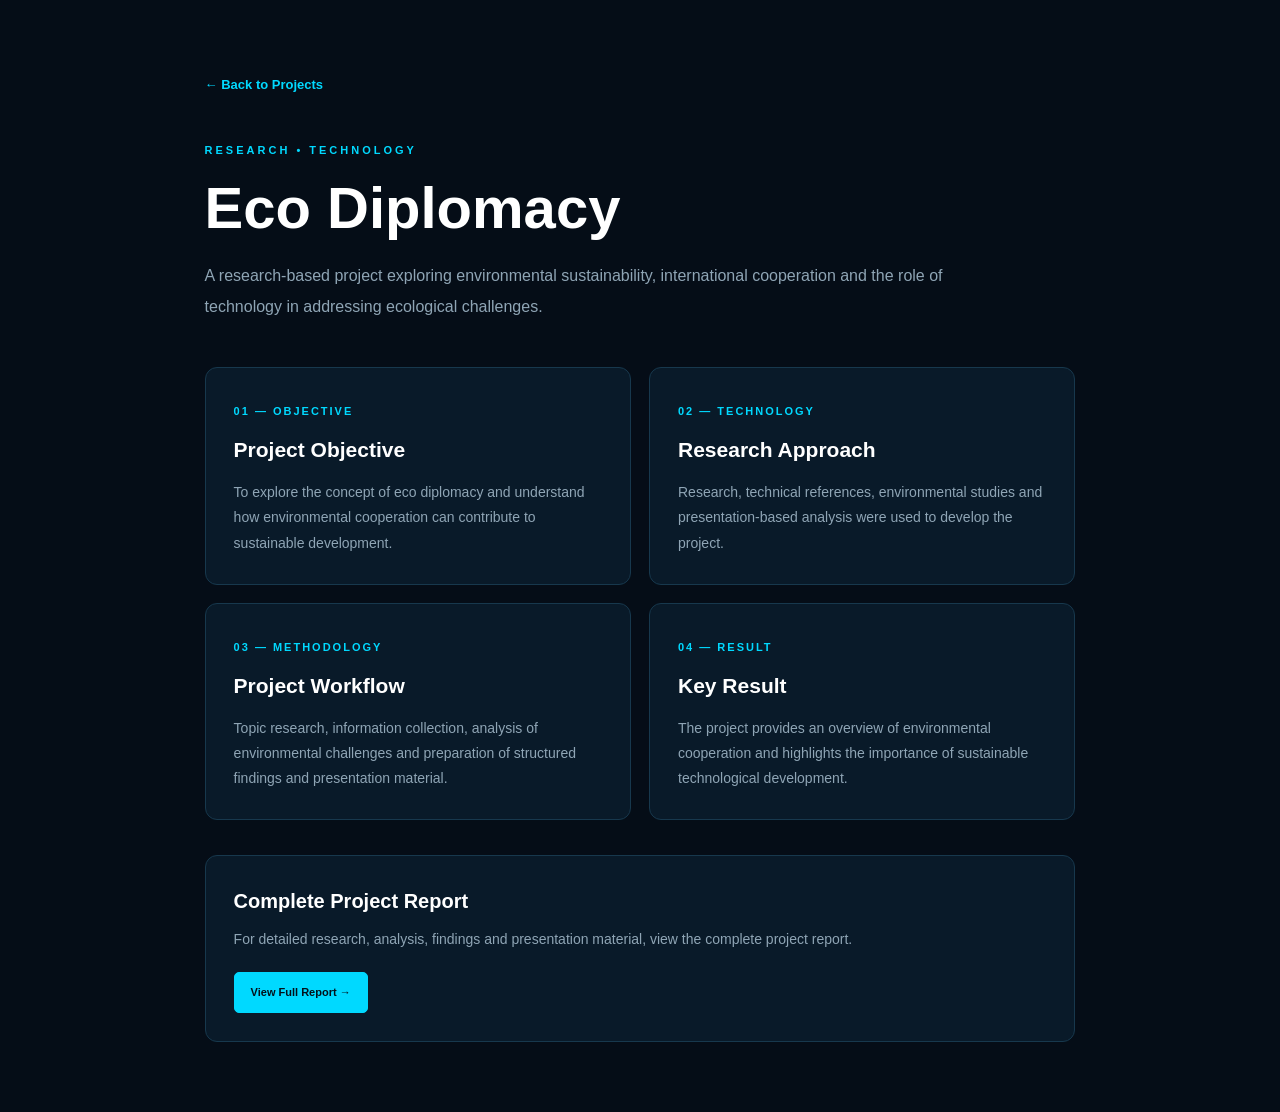
<file: project-overviews/eco-diplomacy.html>
<!DOCTYPE html>
<html lang="en">
<head>
    <meta charset="UTF-8">
    <meta name="viewport" content="width=device-width, initial-scale=1.0">

    <title>Eco Diplomacy | Nexora Engineering</title>

    <style>
        * {
            margin: 0;
            padding: 0;
            box-sizing: border-box;
        }

        body {
            font-family: Arial, Helvetica, sans-serif;
            background: #050d17;
            color: #ffffff;
            line-height: 1.7;
        }

        .page {
            max-width: 1050px;
            margin: auto;
            padding: 70px 7%;
        }

        .back-link {
            display: inline-block;
            margin-bottom: 45px;
            color: #00d9ff;
            text-decoration: none;
            font-size: 13px;
            font-weight: 600;
        }

        .back-link:hover {
            text-decoration: underline;
        }

        .category {
            color: #00d9ff;
            font-size: 11px;
            font-weight: 700;
            letter-spacing: 3px;
            margin-bottom: 15px;
        }

        h1 {
            font-size: clamp(36px, 5vw, 58px);
            line-height: 1.15;
            margin-bottom: 20px;
        }

        .intro {
            max-width: 750px;
            color: #8fa5b5;
            font-size: 16px;
            line-height: 1.9;
            margin-bottom: 45px;
        }

        .overview-grid {
            display: grid;
            grid-template-columns: repeat(2, 1fr);
            gap: 18px;
        }

        .overview-box {
            padding: 28px;
            background: #091a29;
            border: 1px solid #17384d;
            border-radius: 12px;
            transition: 0.3s ease;
        }

        .overview-box:hover {
            transform: translateY(-5px);
            border-color: rgba(0, 217, 255, 0.45);
        }

        .overview-number {
            color: #00d9ff;
            font-size: 11px;
            font-weight: 700;
            letter-spacing: 2px;
        }

        .overview-box h2 {
            font-size: 21px;
            margin: 9px 0 12px;
        }

        .overview-box p {
            color: #8fa5b5;
            font-size: 14px;
            line-height: 1.8;
        }

        .report-section {
            margin-top: 35px;
            padding: 28px;
            background: #091a29;
            border: 1px solid #17384d;
            border-radius: 12px;
        }

        .report-section h2 {
            font-size: 20px;
            margin-bottom: 10px;
        }

        .report-section p {
            color: #8fa5b5;
            font-size: 14px;
            margin-bottom: 20px;
        }

        .report-button {
            display: inline-flex;
            padding: 10px 16px;
            border: 1px solid #00d9ff;
            border-radius: 5px;
            background: #00d9ff;
            color: #03111b;
            font-size: 11px;
            font-weight: 700;
            text-decoration: none;
        }

        .report-button:hover {
            background: transparent;
            color: #00d9ff;
        }

        @media (max-width: 700px) {
            .page {
                padding: 45px 6%;
            }

            .overview-grid {
                grid-template-columns: 1fr;
            }

            h1 {
                font-size: 38px;
            }
        }
    </style>
</head>

<body>

<main class="page">

    <a href="../index.html" class="back-link">
        ← Back to Projects
    </a>

    <div class="category">
        RESEARCH • TECHNOLOGY
    </div>

    <h1>Eco Diplomacy</h1>

    <p class="intro">
        A research-based project exploring environmental sustainability,
        international cooperation and the role of technology in addressing
        ecological challenges.
    </p>

    <div class="overview-grid">

        <div class="overview-box">
            <span class="overview-number">01 — OBJECTIVE</span>
            <h2>Project Objective</h2>
            <p>
                To explore the concept of eco diplomacy and understand
                how environmental cooperation can contribute to sustainable
                development.
            </p>
        </div>

        <div class="overview-box">
            <span class="overview-number">02 — TECHNOLOGY</span>
            <h2>Research Approach</h2>
            <p>
                Research, technical references, environmental studies and
                presentation-based analysis were used to develop the project.
            </p>
        </div>

        <div class="overview-box">
            <span class="overview-number">03 — METHODOLOGY</span>
            <h2>Project Workflow</h2>
            <p>
                Topic research, information collection, analysis of
                environmental challenges and preparation of structured
                findings and presentation material.
            </p>
        </div>

        <div class="overview-box">
            <span class="overview-number">04 — RESULT</span>
            <h2>Key Result</h2>
            <p>
                The project provides an overview of environmental
                cooperation and highlights the importance of sustainable
                technological development.
            </p>
        </div>

    </div>

    <div class="report-section">

        <h2>Complete Project Report</h2>

        <p>
            For detailed research, analysis, findings and presentation
            material, view the complete project report.
        </p>

        <a href="../reports/eco-diplomacy.pdf.docx"
           target="_blank"
           class="report-button">
            View Full Report →
        </a>

    </div>

</main>

</body>
</html>
</file>
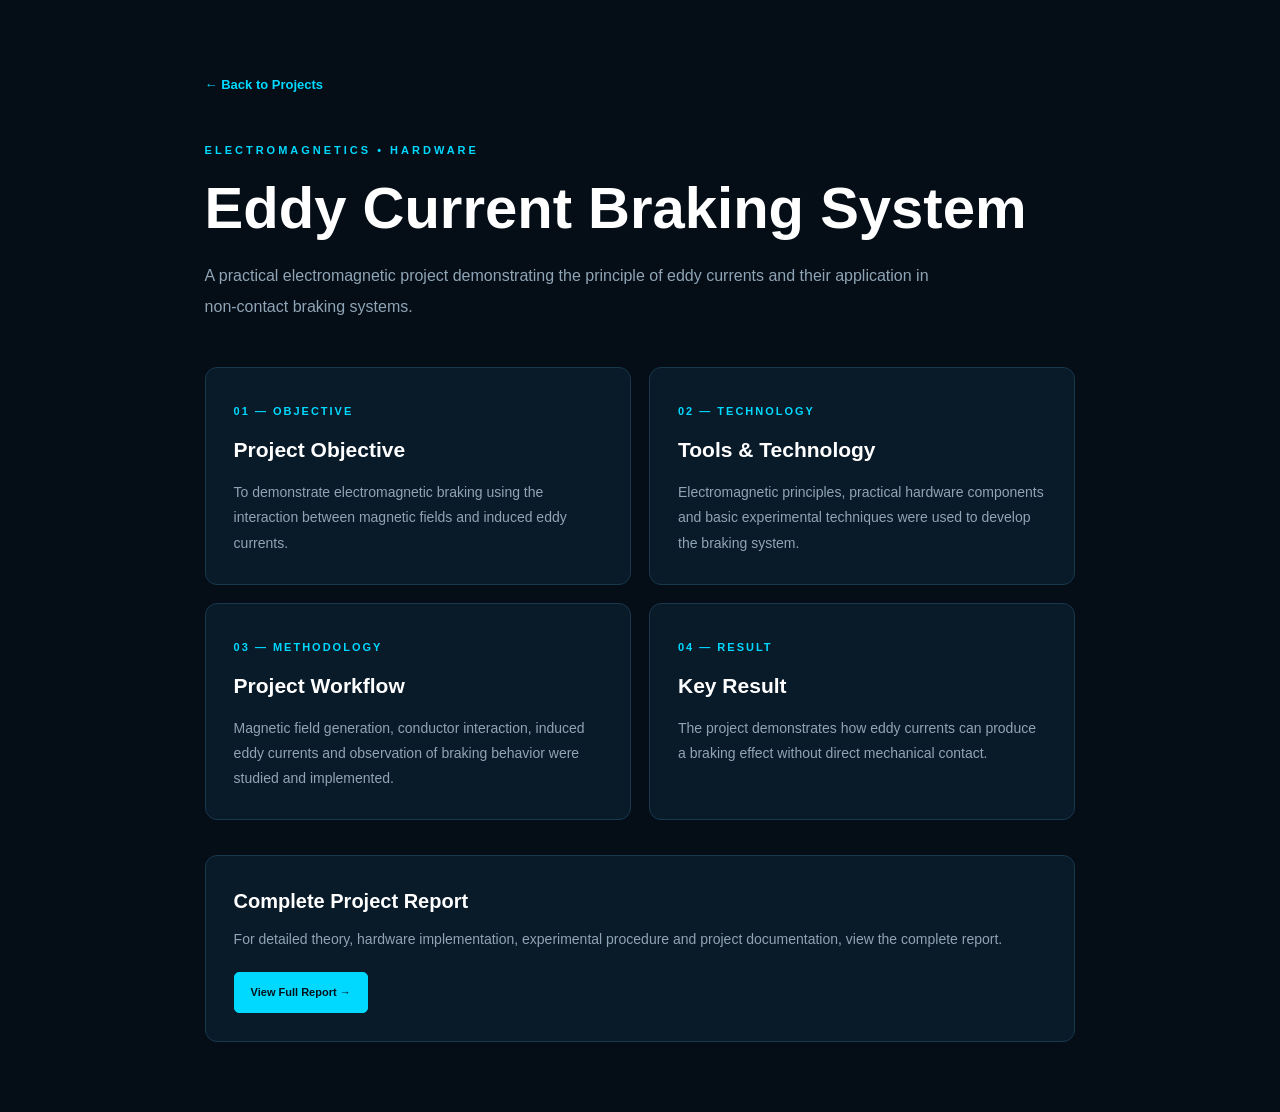
<file: project-overviews/eddy-current.html>
<!DOCTYPE html>
<html lang="en">
<head>
    <meta charset="UTF-8">
    <meta name="viewport" content="width=device-width, initial-scale=1.0">

    <title>Eddy Current Braking System | Nexora Engineering</title>

    <style>
        * {
            margin: 0;
            padding: 0;
            box-sizing: border-box;
        }

        body {
            font-family: Arial, Helvetica, sans-serif;
            background: #050d17;
            color: #ffffff;
            line-height: 1.7;
        }

        .page {
            max-width: 1050px;
            margin: auto;
            padding: 70px 7%;
        }

        .back-link {
            display: inline-block;
            margin-bottom: 45px;
            color: #00d9ff;
            text-decoration: none;
            font-size: 13px;
            font-weight: 600;
        }

        .back-link:hover {
            text-decoration: underline;
        }

        .category {
            color: #00d9ff;
            font-size: 11px;
            font-weight: 700;
            letter-spacing: 3px;
            margin-bottom: 15px;
        }

        h1 {
            font-size: clamp(36px, 5vw, 58px);
            line-height: 1.15;
            margin-bottom: 20px;
        }

        .intro {
            max-width: 750px;
            color: #8fa5b5;
            font-size: 16px;
            line-height: 1.9;
            margin-bottom: 45px;
        }

        .overview-grid {
            display: grid;
            grid-template-columns: repeat(2, 1fr);
            gap: 18px;
        }

        .overview-box {
            padding: 28px;
            background: #091a29;
            border: 1px solid #17384d;
            border-radius: 12px;
            transition: 0.3s ease;
        }

        .overview-box:hover {
            transform: translateY(-5px);
            border-color: rgba(0, 217, 255, 0.45);
        }

        .overview-number {
            color: #00d9ff;
            font-size: 11px;
            font-weight: 700;
            letter-spacing: 2px;
        }

        .overview-box h2 {
            font-size: 21px;
            margin: 9px 0 12px;
        }

        .overview-box p {
            color: #8fa5b5;
            font-size: 14px;
            line-height: 1.8;
        }

        .report-section {
            margin-top: 35px;
            padding: 28px;
            background: #091a29;
            border: 1px solid #17384d;
            border-radius: 12px;
        }

        .report-section h2 {
            font-size: 20px;
            margin-bottom: 10px;
        }

        .report-section p {
            color: #8fa5b5;
            font-size: 14px;
            margin-bottom: 20px;
        }

        .report-button {
            display: inline-flex;
            padding: 10px 16px;
            border: 1px solid #00d9ff;
            border-radius: 5px;
            background: #00d9ff;
            color: #03111b;
            font-size: 11px;
            font-weight: 700;
            text-decoration: none;
        }

        .report-button:hover {
            background: transparent;
            color: #00d9ff;
        }

        @media (max-width: 700px) {
            .page {
                padding: 45px 6%;
            }

            .overview-grid {
                grid-template-columns: 1fr;
            }

            h1 {
                font-size: 38px;
            }
        }
    </style>
</head>

<body>

<main class="page">

    <a href="../index.html" class="back-link">
        ← Back to Projects
    </a>

    <div class="category">
        ELECTROMAGNETICS • HARDWARE
    </div>

    <h1>Eddy Current Braking System</h1>

    <p class="intro">
        A practical electromagnetic project demonstrating the principle
        of eddy currents and their application in non-contact braking
        systems.
    </p>

    <div class="overview-grid">

        <div class="overview-box">
            <span class="overview-number">01 — OBJECTIVE</span>
            <h2>Project Objective</h2>
            <p>
                To demonstrate electromagnetic braking using the interaction
                between magnetic fields and induced eddy currents.
            </p>
        </div>

        <div class="overview-box">
            <span class="overview-number">02 — TECHNOLOGY</span>
            <h2>Tools & Technology</h2>
            <p>
                Electromagnetic principles, practical hardware components
                and basic experimental techniques were used to develop
                the braking system.
            </p>
        </div>

        <div class="overview-box">
            <span class="overview-number">03 — METHODOLOGY</span>
            <h2>Project Workflow</h2>
            <p>
                Magnetic field generation, conductor interaction, induced
                eddy currents and observation of braking behavior were
                studied and implemented.
            </p>
        </div>

        <div class="overview-box">
            <span class="overview-number">04 — RESULT</span>
            <h2>Key Result</h2>
            <p>
                The project demonstrates how eddy currents can produce
                a braking effect without direct mechanical contact.
            </p>
        </div>

    </div>

    <div class="report-section">

        <h2>Complete Project Report</h2>

        <p>
            For detailed theory, hardware implementation, experimental
            procedure and project documentation, view the complete report.
        </p>

        <a href="../reports/eddy-current.pdf.pdf"
           target="_blank"
           class="report-button">
            View Full Report →
        </a>

    </div>

</main>

</body>
</html>
</file>
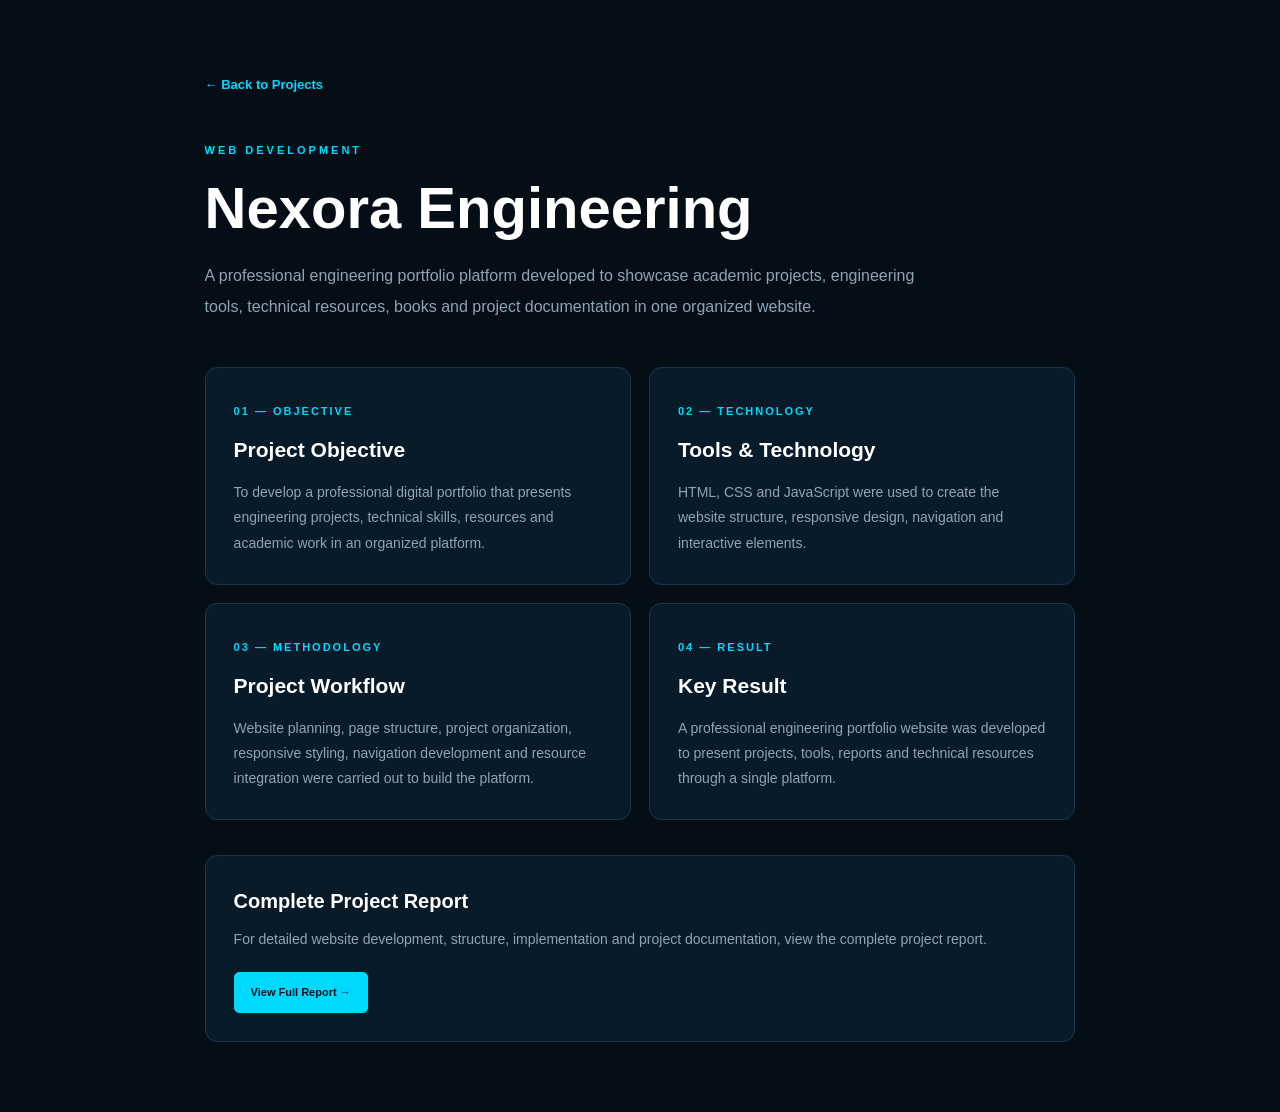
<file: project-overviews/nexora-engineering.html>
<!DOCTYPE html>
<html lang="en">
<head>
    <meta charset="UTF-8">
    <meta name="viewport" content="width=device-width, initial-scale=1.0">

    <title>Nexora Engineering | Nexora Engineering</title>

    <style>
        * {
            margin: 0;
            padding: 0;
            box-sizing: border-box;
        }

        body {
            font-family: Arial, Helvetica, sans-serif;
            background: #050d17;
            color: #ffffff;
            line-height: 1.7;
        }

        .page {
            max-width: 1050px;
            margin: auto;
            padding: 70px 7%;
        }

        .back-link {
            display: inline-block;
            margin-bottom: 45px;
            color: #00d9ff;
            text-decoration: none;
            font-size: 13px;
            font-weight: 600;
        }

        .back-link:hover {
            text-decoration: underline;
        }

        .category {
            color: #00d9ff;
            font-size: 11px;
            font-weight: 700;
            letter-spacing: 3px;
            margin-bottom: 15px;
        }

        h1 {
            font-size: clamp(36px, 5vw, 58px);
            line-height: 1.15;
            margin-bottom: 20px;
        }

        .intro {
            max-width: 750px;
            color: #8fa5b5;
            font-size: 16px;
            line-height: 1.9;
            margin-bottom: 45px;
        }

        .overview-grid {
            display: grid;
            grid-template-columns: repeat(2, 1fr);
            gap: 18px;
        }

        .overview-box {
            padding: 28px;
            background: #091a29;
            border: 1px solid #17384d;
            border-radius: 12px;
            transition: 0.3s ease;
        }

        .overview-box:hover {
            transform: translateY(-5px);
            border-color: rgba(0, 217, 255, 0.45);
        }

        .overview-number {
            color: #00d9ff;
            font-size: 11px;
            font-weight: 700;
            letter-spacing: 2px;
        }

        .overview-box h2 {
            font-size: 21px;
            margin: 9px 0 12px;
        }

        .overview-box p {
            color: #8fa5b5;
            font-size: 14px;
            line-height: 1.8;
        }

        .report-section {
            margin-top: 35px;
            padding: 28px;
            background: #091a29;
            border: 1px solid #17384d;
            border-radius: 12px;
        }

        .report-section h2 {
            font-size: 20px;
            margin-bottom: 10px;
        }

        .report-section p {
            color: #8fa5b5;
            font-size: 14px;
            margin-bottom: 20px;
        }

        .report-button {
            display: inline-flex;
            padding: 10px 16px;
            border: 1px solid #00d9ff;
            border-radius: 5px;
            background: #00d9ff;
            color: #03111b;
            font-size: 11px;
            font-weight: 700;
            text-decoration: none;
        }

        .report-button:hover {
            background: transparent;
            color: #00d9ff;
        }

        @media (max-width: 700px) {
            .page {
                padding: 45px 6%;
            }

            .overview-grid {
                grid-template-columns: 1fr;
            }

            h1 {
                font-size: 38px;
            }
        }
    </style>
</head>

<body>

<main class="page">

    <a href="../index.html" class="back-link">
        ← Back to Projects
    </a>

    <div class="category">
        WEB DEVELOPMENT
    </div>

    <h1>Nexora Engineering</h1>

    <p class="intro">
        A professional engineering portfolio platform developed to
        showcase academic projects, engineering tools, technical resources,
        books and project documentation in one organized website.
    </p>

    <div class="overview-grid">

        <div class="overview-box">
            <span class="overview-number">01 — OBJECTIVE</span>
            <h2>Project Objective</h2>
            <p>
                To develop a professional digital portfolio that presents
                engineering projects, technical skills, resources and
                academic work in an organized platform.
            </p>
        </div>

        <div class="overview-box">
            <span class="overview-number">02 — TECHNOLOGY</span>
            <h2>Tools & Technology</h2>
            <p>
                HTML, CSS and JavaScript were used to create the website
                structure, responsive design, navigation and interactive
                elements.
            </p>
        </div>

        <div class="overview-box">
            <span class="overview-number">03 — METHODOLOGY</span>
            <h2>Project Workflow</h2>
            <p>
                Website planning, page structure, project organization,
                responsive styling, navigation development and resource
                integration were carried out to build the platform.
            </p>
        </div>

        <div class="overview-box">
            <span class="overview-number">04 — RESULT</span>
            <h2>Key Result</h2>
            <p>
                A professional engineering portfolio website was developed
                to present projects, tools, reports and technical resources
                through a single platform.
            </p>
        </div>

    </div>

    <div class="report-section">

        <h2>Complete Project Report</h2>

        <p>
            For detailed website development, structure, implementation
            and project documentation, view the complete project report.
        </p>

        <a href="../reports/nexora-engineering.pdf.pdf"
           target="_blank"
           class="report-button">
            View Full Report →
        </a>

    </div>

</main>

</body>
</html>
</file>
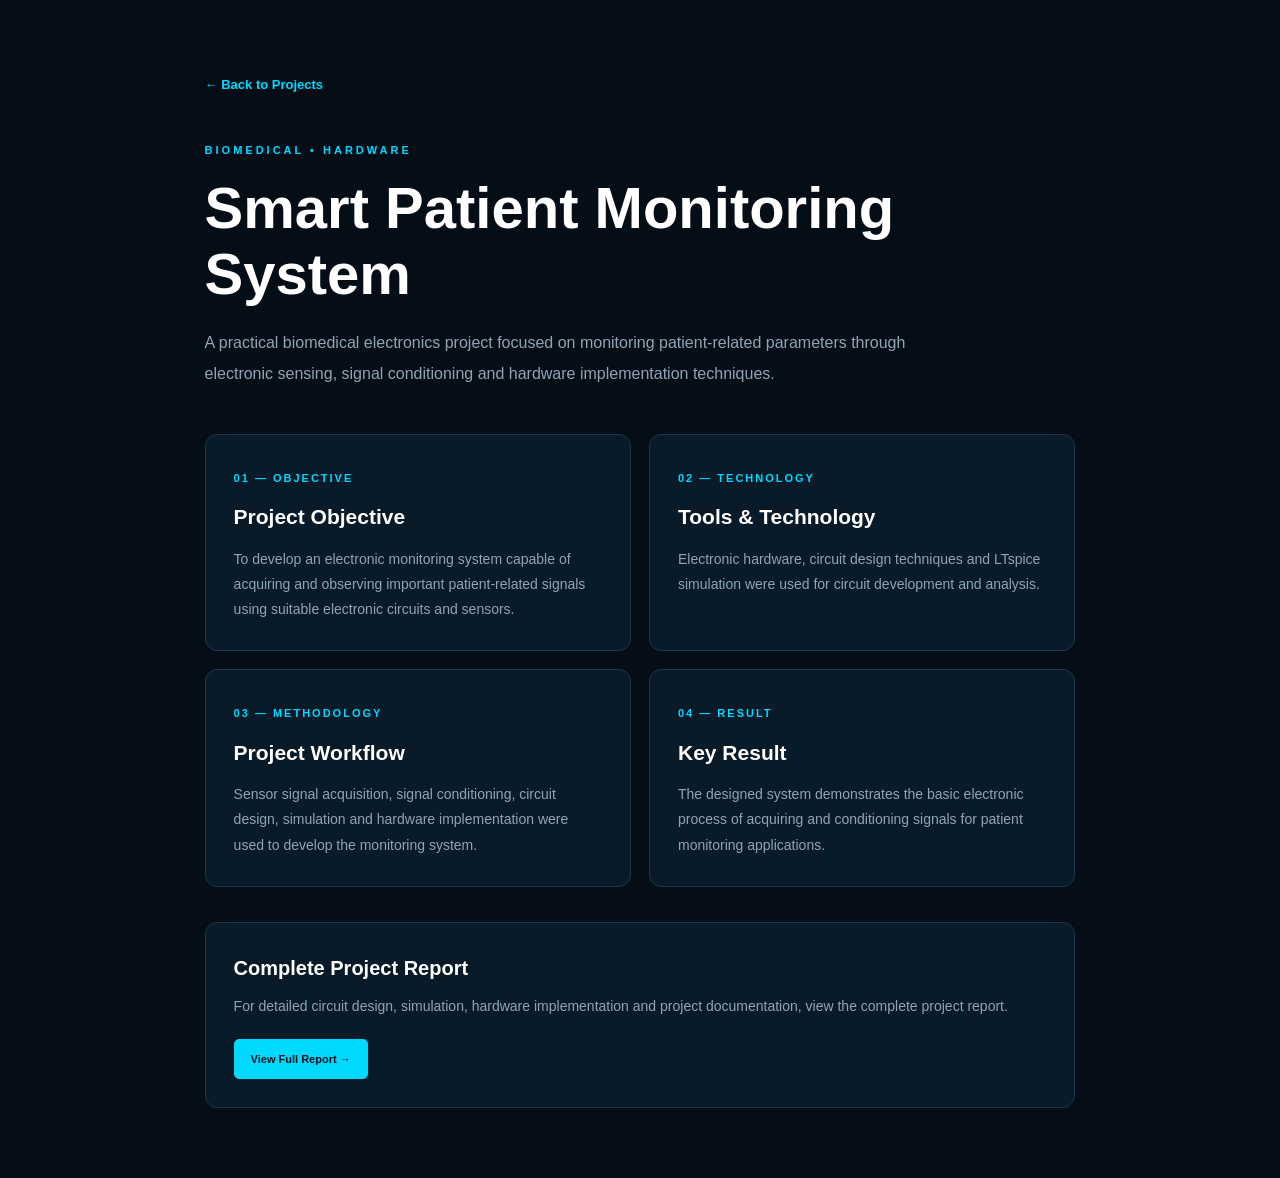
<file: project-overviews/patient-monitoring.html>
<!DOCTYPE html>
<html lang="en">
<head>
    <meta charset="UTF-8">
    <meta name="viewport" content="width=device-width, initial-scale=1.0">

    <title>Smart Patient Monitoring System | Nexora Engineering</title>

    <style>
        * {
            margin: 0;
            padding: 0;
            box-sizing: border-box;
        }

        body {
            font-family: Arial, Helvetica, sans-serif;
            background: #050d17;
            color: #ffffff;
            line-height: 1.7;
        }

        .page {
            max-width: 1050px;
            margin: auto;
            padding: 70px 7%;
        }

        .back-link {
            display: inline-block;
            margin-bottom: 45px;
            color: #00d9ff;
            text-decoration: none;
            font-size: 13px;
            font-weight: 600;
        }

        .back-link:hover {
            text-decoration: underline;
        }

        .category {
            color: #00d9ff;
            font-size: 11px;
            font-weight: 700;
            letter-spacing: 3px;
            margin-bottom: 15px;
        }

        h1 {
            font-size: clamp(36px, 5vw, 58px);
            line-height: 1.15;
            margin-bottom: 20px;
        }

        .intro {
            max-width: 750px;
            color: #8fa5b5;
            font-size: 16px;
            line-height: 1.9;
            margin-bottom: 45px;
        }

        .overview-grid {
            display: grid;
            grid-template-columns: repeat(2, 1fr);
            gap: 18px;
        }

        .overview-box {
            padding: 28px;
            background: #091a29;
            border: 1px solid #17384d;
            border-radius: 12px;
            transition: 0.3s ease;
        }

        .overview-box:hover {
            transform: translateY(-5px);
            border-color: rgba(0, 217, 255, 0.45);
        }

        .overview-number {
            color: #00d9ff;
            font-size: 11px;
            font-weight: 700;
            letter-spacing: 2px;
        }

        .overview-box h2 {
            font-size: 21px;
            margin: 9px 0 12px;
        }

        .overview-box p {
            color: #8fa5b5;
            font-size: 14px;
            line-height: 1.8;
        }

        .report-section {
            margin-top: 35px;
            padding: 28px;
            background: #091a29;
            border: 1px solid #17384d;
            border-radius: 12px;
        }

        .report-section h2 {
            font-size: 20px;
            margin-bottom: 10px;
        }

        .report-section p {
            color: #8fa5b5;
            font-size: 14px;
            margin-bottom: 20px;
        }

        .report-button {
            display: inline-flex;
            padding: 10px 16px;
            border: 1px solid #00d9ff;
            border-radius: 5px;
            background: #00d9ff;
            color: #03111b;
            font-size: 11px;
            font-weight: 700;
            text-decoration: none;
        }

        .report-button:hover {
            background: transparent;
            color: #00d9ff;
        }

        @media (max-width: 700px) {
            .page {
                padding: 45px 6%;
            }

            .overview-grid {
                grid-template-columns: 1fr;
            }

            h1 {
                font-size: 38px;
            }
        }
    </style>
</head>

<body>

<main class="page">

    <a href="../index.html" class="back-link">
        ← Back to Projects
    </a>

    <div class="category">
        BIOMEDICAL • HARDWARE
    </div>

    <h1>Smart Patient Monitoring System</h1>

    <p class="intro">
        A practical biomedical electronics project focused on monitoring
        patient-related parameters through electronic sensing, signal
        conditioning and hardware implementation techniques.
    </p>

    <div class="overview-grid">

        <div class="overview-box">
            <span class="overview-number">01 — OBJECTIVE</span>
            <h2>Project Objective</h2>
            <p>
                To develop an electronic monitoring system capable of
                acquiring and observing important patient-related signals
                using suitable electronic circuits and sensors.
            </p>
        </div>

        <div class="overview-box">
            <span class="overview-number">02 — TECHNOLOGY</span>
            <h2>Tools & Technology</h2>
            <p>
                Electronic hardware, circuit design techniques and LTspice
                simulation were used for circuit development and analysis.
            </p>
        </div>

        <div class="overview-box">
            <span class="overview-number">03 — METHODOLOGY</span>
            <h2>Project Workflow</h2>
            <p>
                Sensor signal acquisition, signal conditioning, circuit
                design, simulation and hardware implementation were used
                to develop the monitoring system.
            </p>
        </div>

        <div class="overview-box">
            <span class="overview-number">04 — RESULT</span>
            <h2>Key Result</h2>
            <p>
                The designed system demonstrates the basic electronic
                process of acquiring and conditioning signals for patient
                monitoring applications.
            </p>
        </div>

    </div>

    <div class="report-section">

        <h2>Complete Project Report</h2>

        <p>
            For detailed circuit design, simulation, hardware implementation
            and project documentation, view the complete project report.
        </p>

        <a href="../reports/patient-monitoring.pdf.pdf"
           target="_blank"
           class="report-button">
            View Full Report →
        </a>

    </div>

</main>

</body>
</html>
</file>
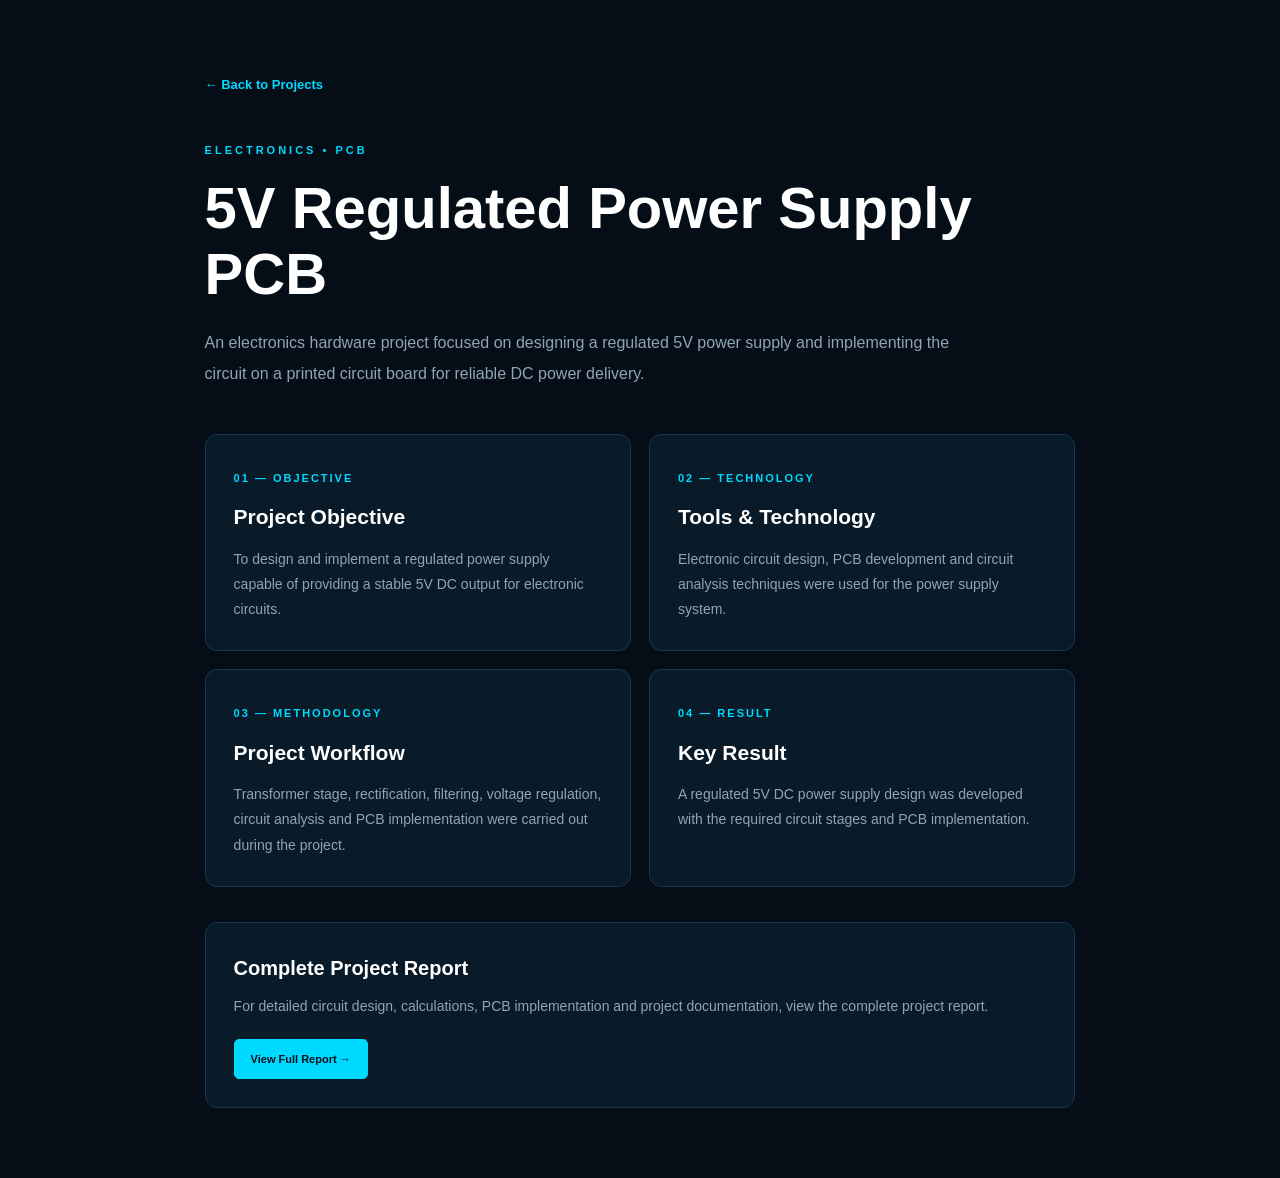
<file: project-overviews/power-supply.html>
<!DOCTYPE html>
<html lang="en">
<head>
    <meta charset="UTF-8">
    <meta name="viewport" content="width=device-width, initial-scale=1.0">

    <title>5V Regulated Power Supply PCB | Nexora Engineering</title>

    <style>
        * {
            margin: 0;
            padding: 0;
            box-sizing: border-box;
        }

        body {
            font-family: Arial, Helvetica, sans-serif;
            background: #050d17;
            color: #ffffff;
            line-height: 1.7;
        }

        .page {
            max-width: 1050px;
            margin: auto;
            padding: 70px 7%;
        }

        .back-link {
            display: inline-block;
            margin-bottom: 45px;
            color: #00d9ff;
            text-decoration: none;
            font-size: 13px;
            font-weight: 600;
        }

        .back-link:hover {
            text-decoration: underline;
        }

        .category {
            color: #00d9ff;
            font-size: 11px;
            font-weight: 700;
            letter-spacing: 3px;
            margin-bottom: 15px;
        }

        h1 {
            font-size: clamp(36px, 5vw, 58px);
            line-height: 1.15;
            margin-bottom: 20px;
        }

        .intro {
            max-width: 750px;
            color: #8fa5b5;
            font-size: 16px;
            line-height: 1.9;
            margin-bottom: 45px;
        }

        .overview-grid {
            display: grid;
            grid-template-columns: repeat(2, 1fr);
            gap: 18px;
        }

        .overview-box {
            padding: 28px;
            background: #091a29;
            border: 1px solid #17384d;
            border-radius: 12px;
            transition: 0.3s ease;
        }

        .overview-box:hover {
            transform: translateY(-5px);
            border-color: rgba(0, 217, 255, 0.45);
        }

        .overview-number {
            color: #00d9ff;
            font-size: 11px;
            font-weight: 700;
            letter-spacing: 2px;
        }

        .overview-box h2 {
            font-size: 21px;
            margin: 9px 0 12px;
        }

        .overview-box p {
            color: #8fa5b5;
            font-size: 14px;
            line-height: 1.8;
        }

        .report-section {
            margin-top: 35px;
            padding: 28px;
            background: #091a29;
            border: 1px solid #17384d;
            border-radius: 12px;
        }

        .report-section h2 {
            font-size: 20px;
            margin-bottom: 10px;
        }

        .report-section p {
            color: #8fa5b5;
            font-size: 14px;
            margin-bottom: 20px;
        }

        .report-button {
            display: inline-flex;
            padding: 10px 16px;
            border: 1px solid #00d9ff;
            border-radius: 5px;
            background: #00d9ff;
            color: #03111b;
            font-size: 11px;
            font-weight: 700;
            text-decoration: none;
        }

        .report-button:hover {
            background: transparent;
            color: #00d9ff;
        }

        @media (max-width: 700px) {
            .page {
                padding: 45px 6%;
            }

            .overview-grid {
                grid-template-columns: 1fr;
            }

            h1 {
                font-size: 38px;
            }
        }
    </style>
</head>

<body>

<main class="page">

    <a href="../index.html" class="back-link">
        ← Back to Projects
    </a>

    <div class="category">
        ELECTRONICS • PCB
    </div>

    <h1>5V Regulated Power Supply PCB</h1>

    <p class="intro">
        An electronics hardware project focused on designing a regulated
        5V power supply and implementing the circuit on a printed circuit
        board for reliable DC power delivery.
    </p>

    <div class="overview-grid">

        <div class="overview-box">
            <span class="overview-number">01 — OBJECTIVE</span>
            <h2>Project Objective</h2>
            <p>
                To design and implement a regulated power supply capable
                of providing a stable 5V DC output for electronic circuits.
            </p>
        </div>

        <div class="overview-box">
            <span class="overview-number">02 — TECHNOLOGY</span>
            <h2>Tools & Technology</h2>
            <p>
                Electronic circuit design, PCB development and circuit
                analysis techniques were used for the power supply system.
            </p>
        </div>

        <div class="overview-box">
            <span class="overview-number">03 — METHODOLOGY</span>
            <h2>Project Workflow</h2>
            <p>
                Transformer stage, rectification, filtering, voltage
                regulation, circuit analysis and PCB implementation were
                carried out during the project.
            </p>
        </div>

        <div class="overview-box">
            <span class="overview-number">04 — RESULT</span>
            <h2>Key Result</h2>
            <p>
                A regulated 5V DC power supply design was developed with
                the required circuit stages and PCB implementation.
            </p>
        </div>

    </div>

    <div class="report-section">

        <h2>Complete Project Report</h2>

        <p>
            For detailed circuit design, calculations, PCB implementation
            and project documentation, view the complete project report.
        </p>

        <a href="../reports/5v-regulated-power-supply.pdf.docx"
           target="_blank"
           class="report-button">
            View Full Report →
        </a>

    </div>

</main>

</body>
</html>
</file>
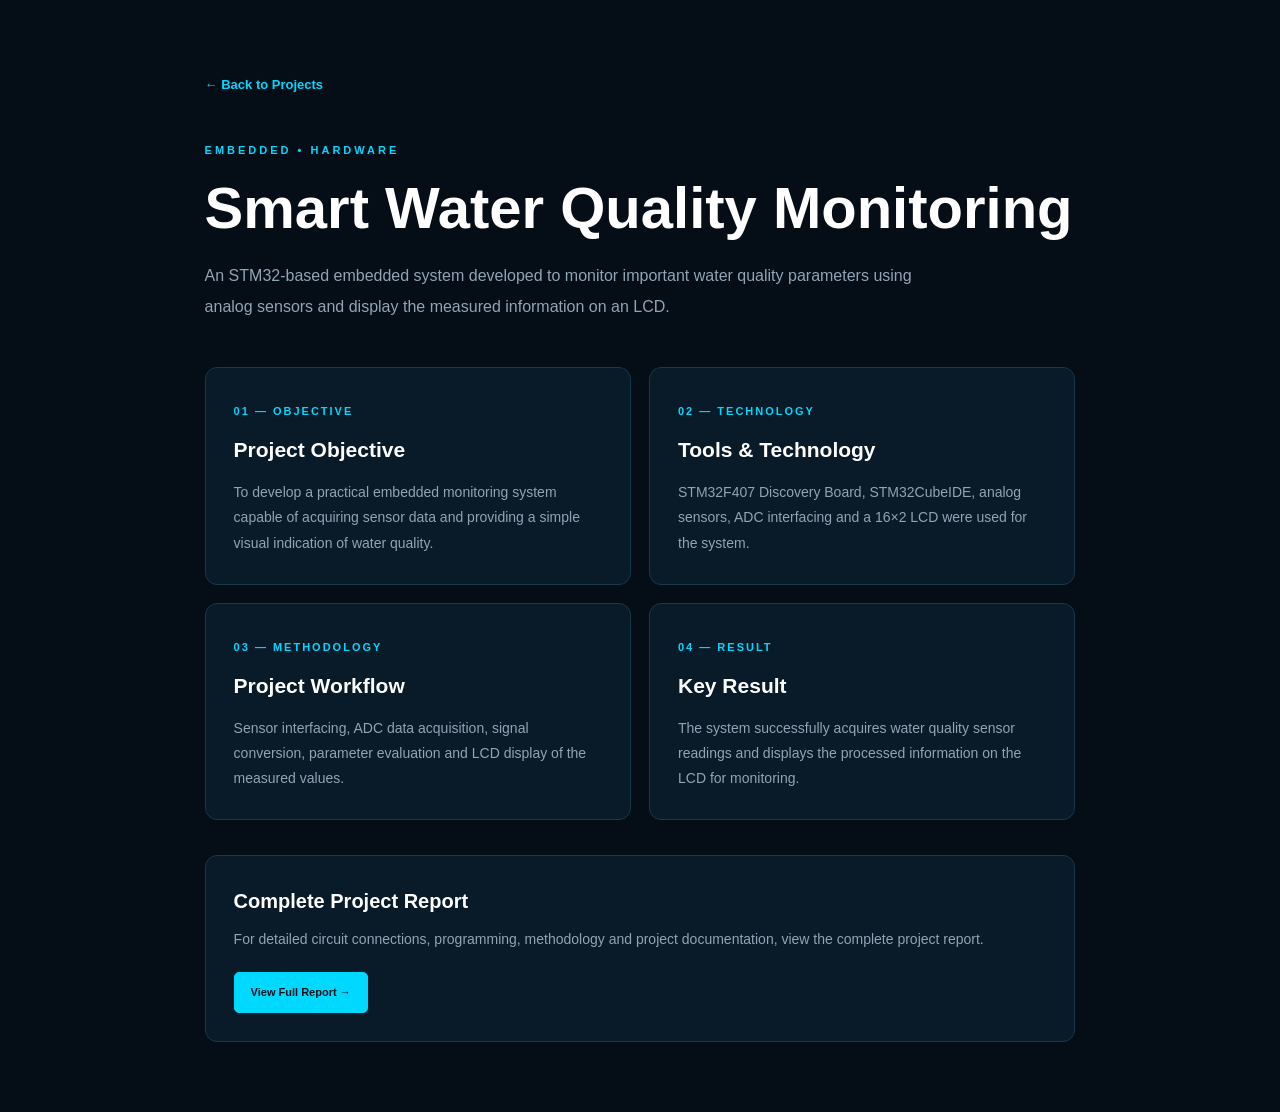
<file: project-overviews/water-quality.html>
<!DOCTYPE html> <html lang="en"> <head> <meta charset="UTF-8"> <meta name="viewport" content="width=device-width, initial-scale=1.0"> <title>Smart Water Quality Monitoring | Nexora Engineering</title> <style> * { margin: 0; padding: 0; box-sizing: border-box; } body { font-family: Arial, Helvetica, sans-serif; background: #050d17; color: #ffffff; line-height: 1.7; } .page { max-width: 1050px; margin: auto; padding: 70px 7%; } .back-link { display: inline-block; margin-bottom: 45px; color: #00d9ff; text-decoration: none; font-size: 13px; font-weight: 600; } .back-link:hover { text-decoration: underline; } .category { color: #00d9ff; font-size: 11px; font-weight: 700; letter-spacing: 3px; margin-bottom: 15px; } h1 { font-size: clamp(36px, 5vw, 58px); line-height: 1.15; margin-bottom: 20px; } .intro { max-width: 750px; color: #8fa5b5; font-size: 16px; line-height: 1.9; margin-bottom: 45px; } .overview-grid { display: grid; grid-template-columns: repeat(2, 1fr); gap: 18px; } .overview-box { padding: 28px; background: #091a29; border: 1px solid #17384d; border-radius: 12px; transition: 0.3s ease; } .overview-box:hover { transform: translateY(-5px); border-color: rgba(0, 217, 255, 0.45); } .overview-number { color: #00d9ff; font-size: 11px; font-weight: 700; letter-spacing: 2px; } .overview-box h2 { font-size: 21px; margin: 9px 0 12px; } .overview-box p { color: #8fa5b5; font-size: 14px; line-height: 1.8; } .report-section { margin-top: 35px; padding: 28px; background: #091a29; border: 1px solid #17384d; border-radius: 12px; } .report-section h2 { font-size: 20px; margin-bottom: 10px; } .report-section p { color: #8fa5b5; font-size: 14px; margin-bottom: 20px; } .report-button { display: inline-flex; padding: 10px 16px; border: 1px solid #00d9ff; border-radius: 5px; background: #00d9ff; color: #03111b; font-size: 11px; font-weight: 700; text-decoration: none; } .report-button:hover { background: transparent; color: #00d9ff; } @media (max-width: 700px) { .page { padding: 45px 6%; } .overview-grid { grid-template-columns: 1fr; } h1 { font-size: 38px; } } </style> </head> <body> <main class="page"> <a href="../index.html" class="back-link">← Back to Projects</a> <div class="category"> EMBEDDED • HARDWARE </div> <h1>Smart Water Quality Monitoring</h1> <p class="intro"> An STM32-based embedded system developed to monitor important water quality parameters using analog sensors and display the measured information on an LCD. </p> <div class="overview-grid"> <div class="overview-box"> <span class="overview-number">01 — OBJECTIVE</span> <h2>Project Objective</h2> <p> To develop a practical embedded monitoring system capable of acquiring sensor data and providing a simple visual indication of water quality. </p> </div> <div class="overview-box"> <span class="overview-number">02 — TECHNOLOGY</span> <h2>Tools & Technology</h2> <p> STM32F407 Discovery Board, STM32CubeIDE, analog sensors, ADC interfacing and a 16×2 LCD were used for the system. </p> </div> <div class="overview-box"> <span class="overview-number">03 — METHODOLOGY</span> <h2>Project Workflow</h2> <p> Sensor interfacing, ADC data acquisition, signal conversion, parameter evaluation and LCD display of the measured values. </p> </div> <div class="overview-box"> <span class="overview-number">04 — RESULT</span> <h2>Key Result</h2> <p> The system successfully acquires water quality sensor readings and displays the processed information on the LCD for monitoring. </p> </div> </div> <div class="report-section"> <h2>Complete Project Report</h2> <p> For detailed circuit connections, programming, methodology and project documentation, view the complete project report. </p> <a href="../reports/water-quality.pdf.docx" target="_blank" class="report-button"> View Full Report → </a> </div> </main> </body> </html>
</file>
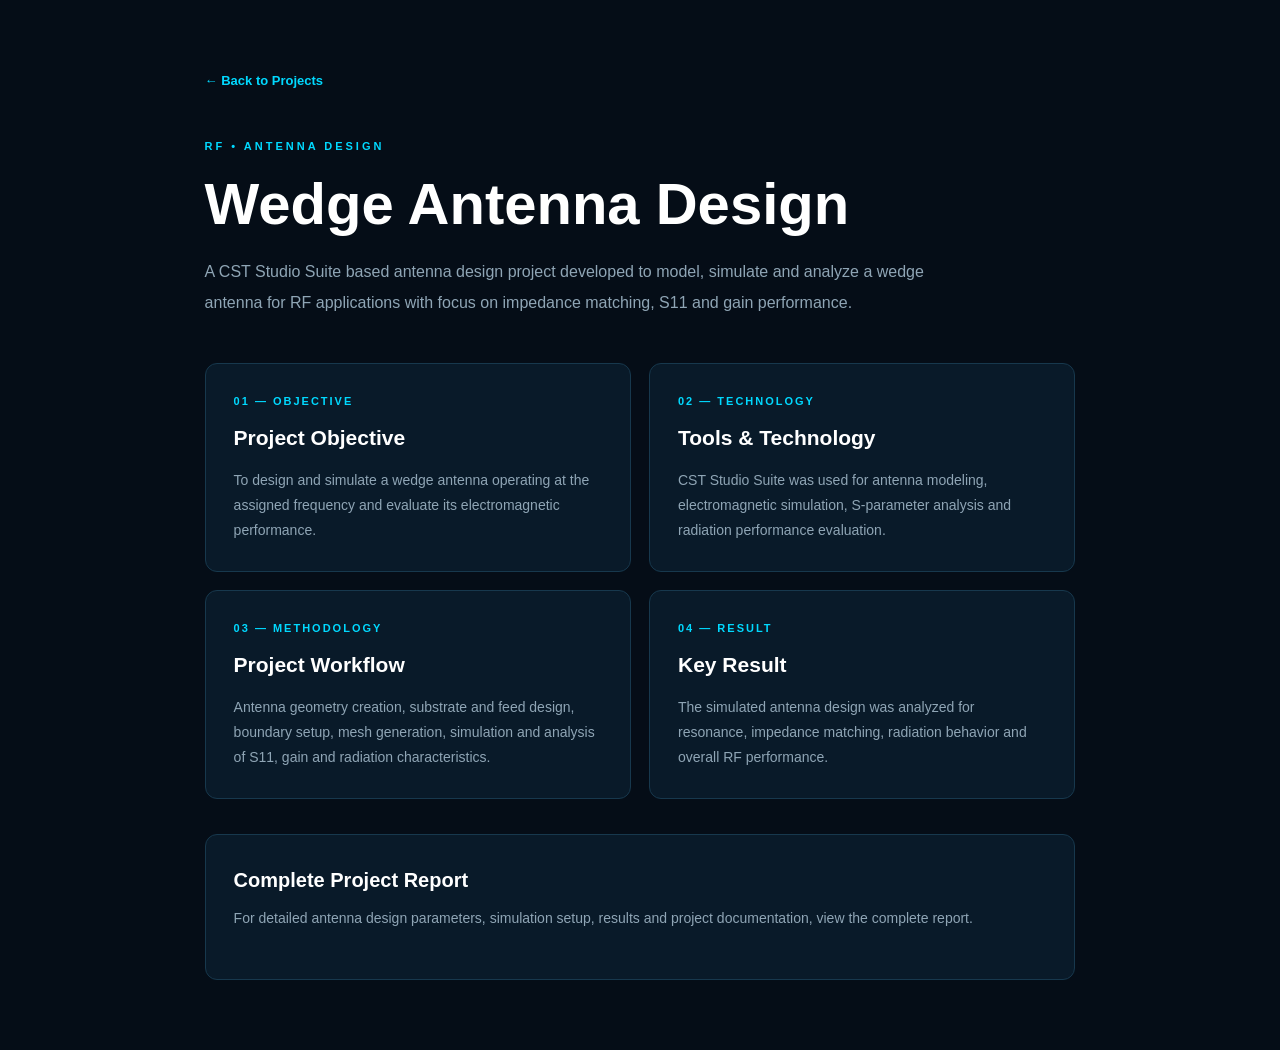
<file: project-overviews/wedge-antenna.html>
<html lang="en"> <head> <meta charset="UTF-8"> <meta name="viewport" content="width=device-width, initial-scale=1.0"> <title>Wedge Antenna Design | Nexora Engineering</title> <style> * { margin: 0; padding: 0; box-sizing: border-box; } body { font-family: Arial, Helvetica, sans-serif; background: #050d17; color: #ffffff; line-height: 1.7; } .page { max-width: 1050px; margin: auto; padding: 70px 7%; } .back-link { display: inline-block; margin-bottom: 45px; color: #00d9ff; text-decoration: none; font-size: 13px; font-weight: 600; } .back-link:hover { text-decoration: underline; } .category { color: #00d9ff; font-size: 11px; font-weight: 700; letter-spacing: 3px; margin-bottom: 15px; } h1 { font-size: clamp(36px, 5vw, 58px); line-height: 1.15; margin-bottom: 20px; } .intro { max-width: 750px; color: #8fa5b5; font-size: 16px; line-height: 1.9; margin-bottom: 45px; } .overview-grid { display: grid; grid-template-columns: repeat(2, 1fr); gap: 18px; } .overview-box { padding: 28px; background: #091a29; border: 1px solid #17384d; border-radius: 12px; transition: 0.3s ease; } .overview-box:hover { transform: translateY(-5px); border-color: rgba(0, 217, 255, 0.45); } .overview-number { color: #00d9ff; font-size: 11px; font-weight: 700; letter-spacing: 2px; } .overview-box h2 { font-size: 21px; margin: 9px 0 12px; } .overview-box p { color: #8fa5b5; font-size: 14px; line-height: 1.8; } .report-section { margin-top: 35px; padding: 28px; background: #091a29; border: 1px solid #17384d; border-radius: 12px; } .report-section h2 { font-size: 20px; margin-bottom: 10px; } .report-section p { color: #8fa5b5; font-size: 14px; margin-bottom: 20px; } .report-button { display: inline-flex; padding: 10px 16px; border: 1px solid #00d9ff; border-radius: 5px; background: #00d9ff; color: #03111b; font-size: 11px; font-weight: 700; text-decoration: none; } .report-button:hover { background: transparent; color: #00d9ff; } @media (max-width: 700px) { .page { padding: 45px 6%; } .overview-grid { grid-template-columns: 1fr; } h1 { font-size: 38px; } } </style> </head> <body> <main class="page"> <a href="../index.html" class="back-link"> ← Back to Projects </a> <div class="category"> RF • ANTENNA DESIGN </div> <h1>Wedge Antenna Design</h1> <p class="intro"> A CST Studio Suite based antenna design project developed to model, simulate and analyze a wedge antenna for RF applications with focus on impedance matching, S11 and gain performance. </p> <div class="overview-grid"> <div class="overview-box"> <span class="overview-number">01 — OBJECTIVE</span> <h2>Project Objective</h2> <p> To design and simulate a wedge antenna operating at the assigned frequency and evaluate its electromagnetic performance. </p> </div> <div class="overview-box"> <span class="overview-number">02 — TECHNOLOGY</span> <h2>Tools & Technology</h2> <p> CST Studio Suite was used for antenna modeling, electromagnetic simulation, S-parameter analysis and radiation performance evaluation. </p> </div> <div class="overview-box"> <span class="overview-number">03 — METHODOLOGY</span> <h2>Project Workflow</h2> <p> Antenna geometry creation, substrate and feed design, boundary setup, mesh generation, simulation and analysis of S11, gain and radiation characteristics. </p> </div> <div class="overview-box"> <span class="overview-number">04 — RESULT</span> <h2>Key Result</h2> <p> The simulated antenna design was analyzed for resonance, impedance matching, radiation behavior and overall RF performance. </p> </div> </div> <div class="report-section"> <h2>Complete Project Report</h2> <p> For detailed antenna design parameters, simulation setup, results and project documentation, view the complete report. </p> <a href="../reports/wedge-antenna.pdf" target="_blank" class="
</file>
<file: style.css>
/* =====================================================
   NEXORA ENGINEERING
   PROFESSIONAL ENGINEERING WEBSITE
===================================================== */


/* ================= GLOBAL ================= */

* {
    margin: 0;
    padding: 0;
    box-sizing: border-box;
}

html {
    scroll-behavior: smooth;
}

body {
    font-family: Arial, Helvetica, sans-serif;
    background: #050d17;
    color: #ffffff;
    line-height: 1.6;
}

a {
    text-decoration: none;
}

section {
    scroll-margin-top: 80px;
}


/* ================= NAVBAR ================= */

.navbar {
    position: fixed;
    top: 0;
    left: 0;
    width: 100%;
    z-index: 1000;

    background: rgba(5, 13, 23, 0.94);
    border-bottom: 1px solid rgba(0, 217, 255, 0.12);

    backdrop-filter: blur(12px);
}

.nav-container {
    max-width: 1250px;
    height: 78px;
    margin: auto;
    padding: 0 35px;

    display: flex;
    align-items: center;
    justify-content: space-between;
}


/* LOGO */

.logo {
    color: #00d9ff;
    font-size: 21px;
    font-weight: 800;
    letter-spacing: 1px;
}

.logo span {
    color: #ffffff;
    margin-left: 7px;
    font-weight: 500;
}


/* NAV MENU */

.nav-menu {
    display: flex;
    align-items: center;
    gap: 30px;
}

.nav-menu a {
    color: #aebdca;
    font-size: 14px;
    font-weight: 500;

    position: relative;
    transition: 0.3s ease;
}

.nav-menu a::after {
    content: "";

    position: absolute;
    left: 0;
    bottom: -8px;

    width: 0;
    height: 2px;

    background: #00d9ff;

    transition: 0.3s ease;
}

.nav-menu a:hover,
.nav-menu a.active {
    color: #00d9ff;
}

.nav-menu a:hover::after,
.nav-menu a.active::after {
    width: 100%;
}


/* MOBILE MENU BUTTON */

.menu-btn {
    display: none;

    background: none;
    border: none;

    color: #00d9ff;
    font-size: 25px;

    cursor: pointer;
}


/* ================= HERO ================= */

.hero {
    min-height: 100vh;

    display: flex;
    align-items: center;

    padding: 130px 7% 80px;

    position: relative;
    overflow: hidden;

    background:
        radial-gradient(
            circle at 80% 35%,
            rgba(0, 217, 255, 0.09),
            transparent 30%
        ),
        #050d17;
}


/* subtle grid */

.hero::before {
    content: "";

    position: absolute;
    inset: 0;

    background-image:
        linear-gradient(
            rgba(0, 217, 255, 0.025) 1px,
            transparent 1px
        ),
        linear-gradient(
            90deg,
            rgba(0, 217, 255, 0.025) 1px,
            transparent 1px
        );

    background-size: 50px 50px;

    pointer-events: none;
}


.hero-container {
    max-width: 1200px;
    width: 100%;

    margin: auto;

    display: grid;
    grid-template-columns: 1.35fr 0.65fr;

    gap: 70px;

    align-items: center;

    position: relative;
    z-index: 2;
}


/* HERO CONTENT */

.hero-label {
    color: #00d9ff;

    font-size: 12px;
    font-weight: 700;

    letter-spacing: 4px;

    margin-bottom: 20px;
}

.hero h1 {
    font-size: clamp(45px, 6vw, 76px);

    line-height: 1.05;

    font-weight: 800;

    margin-bottom: 20px;
}

.hero h1 span {
    display: block;
    color: #00d9ff;
}

.hero h2 {
    color: #d9e5ed;

    font-size: clamp(20px, 2.5vw, 29px);

    font-weight: 500;

    margin-bottom: 22px;
}

.hero-text {
    max-width: 650px;

    color: #8fa5b5;

    font-size: 16px;

    line-height: 1.9;

    margin-bottom: 35px;
}


/* HERO BUTTONS */

.hero-buttons {
    display: flex;
    gap: 15px;
    flex-wrap: wrap;
}

.btn {
    display: inline-flex;

    align-items: center;
    justify-content: center;

    padding: 13px 24px;

    border-radius: 5px;

    font-size: 14px;
    font-weight: 700;

    transition: 0.3s ease;
}

.primary-btn {
    background: #00d9ff;
    color: #04101a;

    border: 1px solid #00d9ff;
}

.primary-btn:hover {
    transform: translateY(-3px);

    box-shadow:
        0 10px 25px rgba(0, 217, 255, 0.2);
}

.secondary-btn {
    color: #00d9ff;

    border: 1px solid #245066;

    background: rgba(0, 217, 255, 0.03);
}

.secondary-btn:hover {
    border-color: #00d9ff;
    transform: translateY(-3px);
}


/* ================= HERO CARD ================= */

.hero-card {
    min-height: 370px;

    padding: 35px;

    background:
        linear-gradient(
            145deg,
            #0b1c2c,
            #07131f
        );

    border: 1px solid #17384d;

    border-radius: 12px;

    position: relative;

    box-shadow:
        0 25px 70px rgba(0, 0, 0, 0.3);

    display: flex;
    flex-direction: column;
    justify-content: center;
}

.hero-card-line {
    width: 45px;
    height: 3px;

    background: #00d9ff;

    margin-bottom: 25px;
}

.hero-card p {
    color: #718b9c;

    font-size: 11px;

    letter-spacing: 3px;

    margin-bottom: 12px;
}

.hero-card h3 {
    color: #ffffff;

    font-size: 34px;

    margin-bottom: 5px;
}

.hero-card h4 {
    color: #00d9ff;

    font-size: 15px;

    font-weight: 500;

    margin-bottom: 45px;
}


/* HERO STATS */

.hero-stats {
    display: grid;

    grid-template-columns:
        repeat(3, 1fr);

    border-top: 1px solid #17384d;

    padding-top: 25px;

    gap: 15px;
}

.hero-stats div {
    display: flex;
    flex-direction: column;
}

.hero-stats strong {
    color: #ffffff;

    font-size: 25px;
}

.hero-stats span {
    color: #718b9c;

    font-size: 12px;
}


/* ================= PLACEHOLDER SECTIONS ================= */

.placeholder-section {
    min-height: 600px;

    padding: 110px 8%;

    display: flex;
    flex-direction: column;

    justify-content: center;
    align-items: center;

    text-align: center;

    background: #07121e;

    border-top: 1px solid rgba(0, 217, 255, 0.06);
}

.placeholder-section:nth-child(even) {
    background: #050d17;
}

.section-label {
    color: #00d9ff;

    font-size: 12px;

    letter-spacing: 4px;

    font-weight: 700;

    margin-bottom: 15px;
}

.placeholder-section h2 {
    font-size: 42px;

    margin-bottom: 20px;
}

.placeholder-section p:not(.section-label) {
    max-width: 650px;

    color: #8fa5b5;

    font-size: 16px;

    line-height: 1.8;
}


/* ================= FOOTER ================= */

footer {
    padding: 30px;

    text-align: center;

    border-top: 1px solid #17384d;

    background: #040a12;

    color: #657b8b;

    font-size: 13px;
}


/* ================= RESPONSIVE ================= */

@media (max-width: 900px) {

    .nav-menu {
        position: absolute;

        top: 78px;
        left: 0;

        width: 100%;

        padding: 25px;

        background: #07121e;

        border-bottom: 1px solid #17384d;

        display: none;

        flex-direction: column;

        gap: 20px;
    }

    .nav-menu.show {
        display: flex;
    }

    .menu-btn {
        display: block;
    }

    .hero-container {
        grid-template-columns: 1fr;

        gap: 50px;
    }

    .hero {
        padding-top: 120px;
    }

    .hero-card {
        max-width: 600px;
        width: 100%;
        margin: auto;
    }
}


@media (max-width: 600px) {

    .nav-container {
        padding: 0 20px;
    }

    .logo {
        font-size: 17px;
    }

    .logo span {
        display: none;
    }

    .hero {
        padding-left: 6%;
        padding-right: 6%;
    }

    .hero h1 {
        font-size: 45px;
    }

    .hero-card {
        padding: 28px;
    }

    .hero-stats strong {
        font-size: 21px;
    }

    .placeholder-section {
        padding: 80px 6%;
    }

    .placeholder-section h2 {
        font-size: 34px;
    }
}
/* =====================================================
   NEXORA - PROFESSIONAL PROJECTS
===================================================== */

.projects-section {
    padding: 120px 7%;
    background: #07121e;
}

.section-heading {
    max-width: 760px;
    margin: 0 auto 65px;
    text-align: center;
}

.section-heading h2 {
    font-size: 46px;
    color: #ffffff;
    margin: 12px 0 18px;
}

.section-heading > p:last-child {
    color: #8fa5b5;
    font-size: 15px;
    line-height: 1.9;
}


/* PROJECT GRID */

.projects-grid {
    max-width: 1200px;
    margin: auto;

    display: grid;
    grid-template-columns: repeat(2, 1fr);

    gap: 24px;
}


/* CARD */

.project-card {
    position: relative;
    min-height: 335px;

    padding: 36px;

    overflow: hidden;

    background:
        linear-gradient(
            145deg,
            #0a1b2b,
            #07131f
        );

    border: 1px solid #17384d;
    border-radius: 12px;

    transition:
        transform 0.35s ease,
        border-color 0.35s ease,
        box-shadow 0.35s ease;
}

.project-card:hover {
    transform: translateY(-7px);

    border-color: #00d9ff;

    box-shadow:
        0 20px 55px rgba(0, 0, 0, 0.3);
}


/* LARGE NUMBER */

.project-number {
    position: absolute;

    top: 18px;
    right: 25px;

    font-size: 58px;
    font-weight: 800;

    color: rgba(0, 217, 255, 0.08);
}


/* CONTENT */

.project-content {
    position: relative;
    z-index: 2;

    max-width: 90%;
}

.project-category {
    display: inline-block;

    color: #00d9ff;

    font-size: 10px;
    font-weight: 700;

    letter-spacing: 2px;

    margin-bottom: 16px;
}

.project-card h3 {
    color: #ffffff;

    font-size: 24px;

    line-height: 1.3;

    margin-bottom: 14px;
}

.project-card p {
    color: #8fa5b5;

    font-size: 14px;

    line-height: 1.8;

    margin-bottom: 20px;
}


/* TAGS */

.project-tags {
    display: flex;

    flex-wrap: wrap;

    gap: 7px;
}

.project-tags span {
    padding: 6px 10px;

    border: 1px solid #24465b;

    border-radius: 4px;

    color: #9db1be;

    font-size: 10px;
}


/* VIEW DETAILS */

.project-link {
    display: inline-flex;

    align-items: center;

    gap: 10px;

    margin-top: 23px;

    padding: 0;

    border: none;

    background: transparent;

    color: #00d9ff;

    font-size: 13px;
    font-weight: 700;

    cursor: pointer;
}

.project-link span {
    font-size: 19px;

    transition: 0.3s ease;
}

.project-link:hover span {
    transform: translateX(6px);
}


/* =====================================================
   PROJECT DETAIL MODAL
===================================================== */

.project-modal {
    position: fixed;

    inset: 0;

    z-index: 3000;

    display: none;

    align-items: center;
    justify-content: center;

    padding: 25px;

    background: rgba(2, 8, 15, 0.90);

    backdrop-filter: blur(9px);
}

.project-modal.show {
    display: flex;
}

.modal-content {
    width: 100%;
    max-width: 760px;

    max-height: 86vh;

    overflow-y: auto;

    position: relative;

    padding: 48px;

    background: #091a29;

    border: 1px solid #00d9ff;

    border-radius: 15px;

    box-shadow:
        0 30px 90px rgba(0, 0, 0, 0.5);
}


/* CLOSE */

.modal-close {
    position: absolute;

    top: 17px;
    right: 20px;

    width: 40px;
    height: 40px;

    border: 1px solid #29485a;

    border-radius: 50%;

    background: transparent;

    color: #8fa5b5;

    font-size: 25px;

    cursor: pointer;

    transition: 0.3s;
}

.modal-close:hover {
    color: #00d9ff;

    border-color: #00d9ff;
}


/* MODAL */

.modal-category {
    color: #00d9ff;

    font-size: 10px;
    font-weight: 700;

    letter-spacing: 3px;
}

.modal-content h2 {
    color: #ffffff;

    font-size: 36px;

    line-height: 1.25;

    margin: 12px 0 18px;
}

.modal-line {
    width: 50px;
    height: 3px;

    background: #00d9ff;

    margin-bottom: 25px;
}

.modal-content > p {
    color: #9eb0bd;

    font-size: 15px;

    line-height: 1.9;
}


/* DETAILS BOXES */

.modal-details {
    display: grid;

    grid-template-columns: 1fr 1fr;

    gap: 15px;

    margin: 30px 0;
}

.modal-details div {
    padding: 18px;

    background: #071521;

    border: 1px solid #17384d;

    border-radius: 8px;
}

.modal-details small {
    display: block;

    color: #718b9c;

    font-size: 9px;

    letter-spacing: 1.5px;

    margin-bottom: 7px;
}

.modal-details strong {
    color: #ffffff;

    font-size: 13px;

    font-weight: 500;
}


/* OVERVIEW */

.modal-section {
    padding-top: 25px;

    border-top: 1px solid #17384d;
}

.modal-section h3 {
    color: #ffffff;

    font-size: 20px;

    margin-bottom: 12px;
}

.modal-section p {
    color: #9eb0bd;

    font-size: 14px;

    line-height: 1.9;
}


/* MOBILE */

@media (max-width: 800px) {

    .projects-grid {
        grid-template-columns: 1fr;
    }

    .section-heading h2 {
        font-size: 38px;
    }
}

@media (max-width: 550px) {

    .projects-section {
        padding: 85px 6%;
    }

    .project-card {
        padding: 28px;
    }

    .project-card h3 {
        font-size: 21px;
    }

    .modal-content {
        padding: 35px 25px;
    }

    .modal-content h2 {
        font-size: 28px;
    }

    .modal-details {
        grid-template-columns: 1fr;
    }
}
/* =====================================================
   PROJECT REPORT BUTTONS
===================================================== */

.report-buttons {
    display: flex;

    align-items: center;

    flex-wrap: wrap;

    gap: 10px;

    margin-top: 24px;
}


/* VIEW REPORT */

.report-view {
    display: inline-flex;

    align-items: center;

    padding: 10px 15px;

    background: #00d9ff;

    border: 1px solid #00d9ff;

    border-radius: 5px;

    color: #03111b;

    font-size: 11px;

    font-weight: 700;

    text-decoration: none;

    transition: 0.3s ease;
}

.report-view:hover {
    background: transparent;

    color: #00d9ff;
}


/* DOWNLOAD */

.report-download {
    display: inline-flex;

    align-items: center;

    padding: 10px 15px;

    background: transparent;

    border: 1px solid #29485a;

    border-radius: 5px;

    color: #9eb0bd;

    font-size: 11px;

    font-weight: 600;

    text-decoration: none;

    transition: 0.3s ease;
}

.report-download:hover {
    border-color: #00d9ff;

    color: #00d9ff;
}


/* MOBILE */

@media (max-width: 500px) {

    .report-buttons {
        flex-direction: column;

        align-items: flex-start;
    }

}
/* =====================================================
   TOOLS SECTION
===================================================== */

.tools-section {
    padding: 120px 7%;
    background: #050d17;
}

.tools-grid {
    max-width: 1200px;
    margin: auto;

    display: grid;
    grid-template-columns: repeat(2, 1fr);

    gap: 20px;
}

.tool-card {
    display: flex;

    align-items: flex-start;

    gap: 22px;

    padding: 30px;

    background: #091a29;

    border: 1px solid #17384d;

    border-radius: 12px;

    transition: 0.35s ease;
}

.tool-card:hover {
    transform: translateY(-6px);

    border-color: #00d9ff;

    box-shadow:
        0 18px 45px rgba(0, 0, 0, 0.25);
}

.tool-icon {
    min-width: 58px;
    height: 58px;

    display: flex;

    align-items: center;
    justify-content: center;

    border: 1px solid #00d9ff;

    border-radius: 10px;

    color: #00d9ff;

    font-size: 23px;
    font-weight: 800;
}

.tool-info span {
    color: #00d9ff;

    font-size: 10px;

    letter-spacing: 2px;
}

.tool-info h3 {
    color: #ffffff;

    font-size: 21px;

    margin: 5px 0;
}

.tool-info small {
    display: block;

    color: #8197a7;

    font-size: 10px;

    letter-spacing: 1.5px;

    text-transform: uppercase;

    margin-bottom: 11px;
}

.tool-info p {
    color: #8fa5b5;

    font-size: 13px;

    line-height: 1.75;
}


/* MOBILE */

@media (max-width: 750px) {

    .tools-grid {
        grid-template-columns: 1fr;
    }

}

@media (max-width: 500px) {

    .tools-section {
        padding: 85px 6%;
    }

    .tool-card {
        padding: 24px;

        gap: 16px;
    }

}
/* =====================================================
   LIBRARY SECTION
===================================================== */

.library-section {
    padding: 120px 7%;
    background: #07121e;
}

.library-block {
    max-width: 1200px;
    margin: 0 auto 75px;
}

.library-title {
    display: flex;
    align-items: center;
    gap: 20px;
    margin-bottom: 30px;
}

.library-title > span {
    min-width: 55px;
    height: 55px;

    display: flex;
    align-items: center;
    justify-content: center;

    border: 1px solid #00d9ff;
    border-radius: 8px;

    color: #00d9ff;
    font-size: 12px;
    font-weight: 700;
}

.library-title h3 {
    color: #ffffff;
    font-size: 26px;
    margin-bottom: 5px;
}

.library-title p {
    color: #8197a7;
    font-size: 13px;
}


/* BOOKS */

.library-grid {
    display: grid;
    grid-template-columns: repeat(2, 1fr);
    gap: 18px;
}

.library-card {
    padding: 28px;

    background: #091a29;

    border: 1px solid #17384d;
    border-radius: 10px;

    transition: 0.3s ease;
}

.library-card:hover {
    transform: translateY(-5px);
    border-color: #00d9ff;
}

.library-category {
    color: #00d9ff;
    font-size: 9px;
    letter-spacing: 1.5px;
}

.library-card h4 {
    color: #ffffff;
    font-size: 19px;
    margin: 10px 0;
}

.library-card p {
    color: #8fa5b5;
    font-size: 13px;
    line-height: 1.7;
    margin-bottom: 20px;
}

.library-btn,
.download-btn {
    color: #00d9ff;
    text-decoration: none;
    font-size: 11px;
    font-weight: 700;
}


/* SOFTWARE */

.download-list {
    display: flex;
    flex-direction: column;
    gap: 12px;
}

.download-card {
    display: flex;
    align-items: center;
    justify-content: space-between;

    padding: 23px 27px;

    background: #091a29;

    border: 1px solid #17384d;
    border-radius: 9px;

    transition: 0.3s ease;
}

.download-card:hover {
    border-color: #00d9ff;
}

.download-card span {
    color: #00d9ff;
    font-size: 9px;
    letter-spacing: 1.5px;
}

.download-card h4 {
    color: #ffffff;
    font-size: 18px;
    margin: 6px 0;
}

.download-card p {
    color: #8fa5b5;
    font-size: 13px;
}


/* WEBSITES */

.website-grid {
    display: grid;
    grid-template-columns: repeat(3, 1fr);
    gap: 18px;
}

.library-website {
    padding: 27px;

    background: #091a29;

    border: 1px solid #17384d;
    border-radius: 10px;

    transition: 0.3s ease;
}

.library-website:hover {
    border-color: #00d9ff;
    transform: translateY(-5px);
}

.library-website h4 {
    color: #ffffff;
    font-size: 18px;
    margin-bottom: 10px;
}

.library-website p {
    color: #8fa5b5;
    font-size: 13px;
    line-height: 1.7;
    margin-bottom: 18px;
}

.library-website a {
    color: #00d9ff;
    text-decoration: none;
    font-size: 11px;
    font-weight: 700;
}


/* MOBILE */

@media (max-width: 800px) {

    .library-grid,
    .website-grid {
        grid-template-columns: 1fr;
    }

    .download-card {
        align-items: flex-start;
        flex-direction: column;
        gap: 15px;
    }
}

@media (max-width: 500px) {

    .library-section {
        padding: 85px 6%;
    }

    .library-title {
        gap: 13px;
    }

    .library-title h3 {
        font-size: 22px;
    }
}
/* ================= BOOK ACTIONS ================= */

.book-actions {
    display: flex;
    align-items: center;
    flex-wrap: wrap;
    gap: 10px;
    margin-top: 20px;
}


/* VIEW BOOK */

.library-btn {
    display: inline-flex;
    align-items: center;

    padding: 9px 14px;

    background: #00d9ff;
    border: 1px solid #00d9ff;
    border-radius: 5px;

    color: #03111b;

    font-size: 10px;
    font-weight: 700;

    text-decoration: none;

    transition: 0.3s ease;
}

.library-btn:hover {
    background: transparent;
    color: #00d9ff;
}


/* DOWNLOAD BOOK */

.download-book {
    display: inline-flex;
    align-items: center;

    padding: 9px 14px;

    background: transparent;
    border: 1px solid #29485a;
    border-radius: 5px;

    color: #9eb0bd;

    font-size: 10px;
    font-weight: 600;

    text-decoration: none;

    transition: 0.3s ease;
}

.download-book:hover {
    border-color: #00d9ff;
    color: #00d9ff;
}


/* MOBILE */

@media (max-width: 500px) {

    .book-actions {
        flex-direction: column;
        align-items: flex-start;
    }

}
/* ================= ABOUT SECTION ================= */

.about-section {
padding: 90px 8%;
}

.section-title {
text-align: center;
margin-bottom: 55px;
}

.section-title h2 {
font-size: 38px;
margin-bottom: 10px;
}

.section-title p {
font-size: 16px;
opacity: 0.75;
}

.about-container {
max-width: 1100px;
margin: 0 auto;
display: flex;
align-items: center;
gap: 70px;
}

.about-image {
flex: 1;
display: flex;
justify-content: center;
}

.about-image-box {
width: 260px;
height: 260px;
border: 2px solid #00d9ff;
border-radius: 20px;
display: flex;
align-items: center;
justify-content: center;
box-shadow: 0 0 30px rgba(0, 217, 255, 0.15);
}

.about-image-box span {
font-size: 70px;
font-weight: 700;
color: #00d9ff;
}

.about-content {
flex: 1.5;
}

.about-content h3 {
font-size: 30px;
margin-bottom: 20px;
}

.about-content h3 span {
color: #00d9ff;
}

.about-content p {
line-height: 1.8;
margin-bottom: 15px;
opacity: 0.85;
}

.about-info {
display: grid;
grid-template-columns: repeat(3, 1fr);
gap: 15px;
margin-top: 30px;
}

.about-info div {
padding: 18px;
border: 1px solid rgba(0, 217, 255, 0.25);
border-radius: 12px;
}

.about-info strong {
display: block;
color: #00d9ff;
margin-bottom: 8px;
}

.about-info span {
font-size: 14px;
}

/* ================= MOBILE ================= */

@media (max-width: 768px) {

.about-container {
    flex-direction: column;
    text-align: center;
}

.about-info {
    grid-template-columns: 1fr;
}

.about-image-box {
    width: 220px;
    height: 220px;
}

}

/* ================= END ABOUT ================= */
/* ================= PROFESSIONAL CONTACT ================= */

.contact-section {
padding: 100px 8%;
position: relative;
}

.contact-heading {
text-align: center;
max-width: 650px;
margin: 0 auto 60px;
}

.contact-heading span {
color: #00d9ff;
font-size: 13px;
font-weight: 600;
letter-spacing: 3px;
}

.contact-heading h2 {
font-size: 42px;
margin: 12px 0;
}

.contact-heading p {
font-size: 15px;
line-height: 1.8;
opacity: 0.7;
}

/* MAIN LAYOUT */

.contact-wrapper {
max-width: 1100px;
margin: 0 auto;
display: grid;
grid-template-columns: 0.85fr 1.15fr;
gap: 60px;
align-items: stretch;
}

/* LEFT CONTACT DETAILS */

.contact-details {
display: flex;
flex-direction: column;
gap: 18px;
}

.contact-card {
display: flex;
align-items: center;
gap: 18px;
padding: 22px;
border: 1px solid rgba(0, 217, 255, 0.15);
border-radius: 14px;
background: rgba(255, 255, 255, 0.02);
transition: 0.3s ease;
}

.contact-card {
transform: translateY(-3px);
border-color: rgba(0, 217, 255, 0.5);
}

.contact-card-icon {
width: 48px;
height: 48px;
min-width: 48px;
border-radius: 12px;
border: 1px solid rgba(0, 217, 255, 0.5);
display: flex;
align-items: center;
justify-content: center;
color: #00d9ff;
font-size: 19px;
font-weight: 600;
}

.linkedin-icon {
font-size: 18px;
}

.contact-card span {
display: block;
font-size: 12px;
letter-spacing: 1px;
text-transform: uppercase;
opacity: 0.55;
margin-bottom: 5px;
}

.contact-card strong {
font-size: 15px;
font-weight: 500;
}

.contact-card a {
color: #00d9ff;
text-decoration: none;
font-size: 15px;
transition: 0.3s;
}

.contact-card a {
text-decoration: underline;
}

/* RIGHT FORM */

.professional-contact-form {
padding: 35px;
border: 1px solid rgba(0, 217, 255, 0.18);
border-radius: 18px;
background: rgba(255, 255, 255, 0.02);
}

.form-row {
display: grid;
grid-template-columns: 1fr 1fr;
gap: 18px;
}

.input-box {
margin-bottom: 20px;
}

.input-box label {
display: block;
font-size: 13px;
margin-bottom: 8px;
opacity: 0.8;
}

.input-box input,
.input-box textarea {
width: 100%;
box-sizing: border-box;
padding: 14px 16px;
border: 1px solid rgba(255, 255, 255, 0.12);
border-radius: 9px;
background: rgba(0, 0, 0, 0.15);
color: inherit;
font-family: inherit;
font-size: 14px;
outline: none;
transition: 0.3s;
}

.input-box input,
.input-box textarea {
border-color: #00d9ff;
box-shadow: 0 0 12px rgba(0, 217, 255, 0.08);
}

.input-box textarea {
resize: vertical;
}

/* SEND BUTTON */

.send-message-btn {
width: 100%;
padding: 15px 20px;
border: none;
border-radius: 9px;
background: #00d9ff;
color: #001015;
font-size: 14px;
font-weight: 700;
cursor: pointer;
transition: 0.3s ease;
}

.send-message-btn span {
margin-left: 8px;
font-size: 18px;
}

.send-message-btn {
transform: translateY(-2px);
box-shadow: 0 8px 25px rgba(0, 217, 255, 0.18);
}

/* MOBILE */

@media (max-width: 850px) {

.contact-wrapper {
    grid-template-columns: 1fr;
    gap: 35px;
}

.form-row {
    grid-template-columns: 1fr;
    gap: 0;
}

}

@media (max-width: 600px) {

.contact-section {
    padding: 70px 6%;
}

.contact-heading h2 {
    font-size: 34px;
}

.professional-contact-form {
    padding: 22px;
}

}
/* ================= EDUCATION & ACHIEVEMENTS ================= */

.education-section {
margin-top: 45px;
}

.education-header {
margin-bottom: 25px;
}

.education-header span {
color: #00d9ff;
font-size: 11px;
font-weight: 700;
letter-spacing: 3px;
}

.education-header h4 {
font-size: 24px;
margin: 8px 0 0;
}

/* TIMELINE */

.education-timeline {
position: relative;
display: flex;
flex-direction: column;
gap: 14px;
}

.education-timeline::before {
content: "";
position: absolute;
left: 23px;
top: 20px;
bottom: 20px;
width: 1px;
background: rgba(0, 217, 255, 0.18);
}

/* CARD */

.education-card {
position: relative;
display: flex;
align-items: center;
gap: 20px;
padding: 20px 22px;
border: 1px solid rgba(0, 217, 255, 0.12);
border-radius: 14px;
background: rgba(255, 255, 255, 0.025);
transition: 0.3s ease;
}

.education-card {
transform: translateX(5px);
border-color: rgba(0, 217, 255, 0.4);
box-shadow: 0 8px 25px rgba(0, 0, 0, 0.15);
}

/* NUMBER */

.education-number {
width: 46px;
height: 46px;
min-width: 46px;
border-radius: 50%;
display: flex;
align-items: center;
justify-content: center;
background: #0b1519;
border: 1px solid #00d9ff;
color: #00d9ff;
font-size: 12px;
font-weight: 700;
position: relative;
z-index: 2;
}

/* CARD CONTENT */

.education-level {
display: block;
color: #00d9ff;
font-size: 10px;
font-weight: 700;
letter-spacing: 2px;
margin-bottom: 5px;
}

.education-card h5 {
font-size: 17px;
margin: 0 0 5px;
}

.education-card p {
margin: 0;
font-size: 13px;
line-height: 1.6;
opacity: 0.65;
}

/* ACHIEVEMENT */

.achievement-card {
border-color: rgba(0, 217, 255, 0.2);
}

/* MOBILE */

@media (max-width: 768px) {

.education-card {
    padding: 18px;
    gap: 15px;
}

.education-number {
    width: 40px;
    height: 40px;
    min-width: 40px;
}

.education-card h5 {
    font-size: 15px;
}

.education-card p {
    font-size: 12px;
}

}
html {
    scroll-behavior: smooth;
}

section {
    scroll-margin-top: 80px;
}
/* ================= MOBILE RESPONSIVE ================= */

@media (max-width: 768px) {

    /* NAVIGATION */

    .nav-menu {
        display: none;
        position: absolute;
        top: 70px;
        left: 0;
        width: 100%;
        flex-direction: column;
        padding: 20px 0;
        background: #0b0f12;
        border-top: 1px solid rgba(0, 217, 255, 0.15);
        z-index: 1000;
    }

    .nav-menu a {
        padding: 12px 25px;
        text-align: center;
    }

    .nav-menu.active {
        display: flex;
    }

    .menu-btn {
        display: block;
        background: transparent;
        border: none;
        color: #00d9ff;
        font-size: 25px;
        cursor: pointer;
    }


    /* GENERAL */

    .about-container {
        flex-direction: column;
        text-align: center;
    }

    .about-info {
        grid-template-columns: 1fr;
    }


    /* CONTACT */

    .contact-wrapper {
        grid-template-columns: 1fr;
    }

    .form-row {
        grid-template-columns: 1fr;
    }


    /* EDUCATION */

    .education-card {
        padding: 18px;
    }


    /* PROJECTS / CARDS */

    .projects-grid,
    .software-grid,
    .tools-grid,
    .library-grid {
        grid-template-columns: 1fr;
    }

}


/* ================= SMALL PHONES ================= */

@media (max-width: 480px) {

    .nav-container {
        padding: 0 18px;
    }

    .section-title h2,
    .contact-heading h2 {
        font-size: 30px;
    }

    .about-section,
    .contact-section {
        padding-left: 6%;
        padding-right: 6%;
    }

}
/* ================= PROFESSIONAL HOVER EFFECTS ================= */

/* PROJECTS */

.project-card {
transition: transform 0.3s ease,
border-color 0.3s ease,
box-shadow 0.3s ease;
}

.project-card:hover {
transform: translateY(-7px);
border-color: rgba(0, 217, 255, 0.45);
box-shadow: 0 15px 35px rgba(0, 217, 255, 0.08);
}

/* TOOLS */

.tool-card {
transition: transform 0.3s ease,
border-color 0.3s ease,
box-shadow 0.3s ease;
}

.tool-card:hover {
transform: translateY(-6px);
border-color: rgba(0, 217, 255, 0.45);
box-shadow: 0 12px 30px rgba(0, 217, 255, 0.07);
}

/* LIBRARY BOOKS */

.library-card {
transition: transform 0.3s ease,
border-color 0.3s ease,
box-shadow 0.3s ease;
}

.library-card:hover {
transform: translateY(-6px);
border-color: rgba(0, 217, 255, 0.45);
box-shadow: 0 12px 30px rgba(0, 217, 255, 0.07);
}

/* SOFTWARE DOWNLOADS */

.download-card {
transition: transform 0.3s ease,
border-color 0.3s ease,
box-shadow 0.3s ease;
}

.download-card:hover {
transform: translateX(6px);
border-color: rgba(0, 217, 255, 0.45);
box-shadow: 0 10px 28px rgba(0, 217, 255, 0.06);
}

/* ENGINEERING WEBSITES */

.library-website {
transition: transform 0.3s ease,
border-color 0.3s ease,
box-shadow 0.3s ease;
}

.library-website:hover {
transform: translateY(-6px);
border-color: rgba(0, 217, 255, 0.45);
box-shadow: 0 12px 30px rgba(0, 217, 255, 0.07);
}

/* EDUCATION */

.education-card {
transition: transform 0.3s ease,
border-color 0.3s ease,
box-shadow 0.3s ease;
}

.education-card:hover {
transform: translateX(6px);
border-color: rgba(0, 217, 255, 0.45);
box-shadow: 0 10px 25px rgba(0, 217, 255, 0.06);
}

/* ================= PROFESSIONAL CONTACT ================= */

.contact-section {
    padding: 100px 8%;
    position: relative;
}

.contact-heading {
    text-align: center;
    max-width: 650px;
    margin: 0 auto 60px;
}

.contact-heading span {
    color: #00d9ff;
    font-size: 13px;
    font-weight: 600;
    letter-spacing: 3px;
}

.contact-heading h2 {
    font-size: 42px;
    margin: 12px 0;
}

.contact-heading p {
    font-size: 15px;
    line-height: 1.8;
    opacity: 0.7;
}


/* MAIN LAYOUT */

.contact-wrapper {
    max-width: 1100px;
    margin: 0 auto;

    display: grid;
    grid-template-columns: 0.85fr 1.15fr;

    gap: 60px;
    align-items: stretch;
}


/* LEFT CONTACT DETAILS */

.contact-details {
    display: flex;
    flex-direction: column;
    gap: 18px;
}

.contact-card {
    display: flex;
    align-items: center;
    gap: 18px;

    padding: 22px;

    border: 1px solid rgba(0, 217, 255, 0.15);
    border-radius: 14px;

    background: rgba(255, 255, 255, 0.02);

    transition:
        transform 0.3s ease,
        border-color 0.3s ease,
        box-shadow 0.3s ease;
}

.contact-card:hover {
    transform: translateY(-5px);
    border-color: rgba(0, 217, 255, 0.45);

    box-shadow:
        0 10px 25px rgba(0, 217, 255, 0.06);
}


/* CONTACT ICON */

.contact-card-icon {
    width: 48px;
    height: 48px;
    min-width: 48px;

    border-radius: 12px;

    border: 1px solid rgba(0, 217, 255, 0.5);

    display: flex;
    align-items: center;
    justify-content: center;

    color: #00d9ff;

    font-size: 19px;
    font-weight: 600;
}

.linkedin-icon {
    font-size: 18px;
}


/* CONTACT TEXT */

.contact-card span {
    display: block;

    font-size: 12px;
    letter-spacing: 1px;

    text-transform: uppercase;

    opacity: 0.55;

    margin-bottom: 5px;
}

.contact-card strong {
    font-size: 15px;
    font-weight: 500;
}


/* LINKEDIN */

.contact-card a {
    color: #00d9ff;
    text-decoration: none;
    font-size: 15px;
    transition: 0.3s ease;
}

.contact-card a:hover {
    text-decoration: underline;
}


/* RIGHT FORM */

.professional-contact-form {
    padding: 35px;

    border: 1px solid rgba(0, 217, 255, 0.18);

    border-radius: 18px;

    background: rgba(255, 255, 255, 0.02);
}


/* FORM */

.form-row {
    display: grid;
    grid-template-columns: 1fr 1fr;
    gap: 18px;
}

.input-box {
    margin-bottom: 20px;
}

.input-box label {
    display: block;

    font-size: 13px;
    margin-bottom: 8px;

    opacity: 0.8;
}

.input-box input,
.input-box textarea {
    width: 100%;
    box-sizing: border-box;

    padding: 14px 16px;

    border: 1px solid rgba(255, 255, 255, 0.12);

    border-radius: 9px;

    background: rgba(0, 0, 0, 0.15);

    color: inherit;

    font-family: inherit;
    font-size: 14px;

    outline: none;

    transition: 0.3s ease;
}


/* INPUT BLUE ONLY WHEN CLICKED */

.input-box input:focus,
.input-box textarea:focus {
    border-color: #00d9ff;

    box-shadow:
        0 0 12px rgba(0, 217, 255, 0.08);
}

.input-box textarea {
    resize: vertical;
}


/* SEND BUTTON */

.send-message-btn {
    width: 100%;

    padding: 15px 20px;

    border: none;
    border-radius: 9px;

    background: #00d9ff;

    color: #001015;

    font-size: 14px;
    font-weight: 700;

    cursor: pointer;

    transition:
        transform 0.3s ease,
        box-shadow 0.3s ease;
}

.send-message-btn span {
    margin-left: 8px;
    font-size: 18px;
}

.send-message-btn:hover {
    transform: translateY(-2px);

    box-shadow:
        0 8px 25px rgba(0, 217, 255, 0.18);
}


/* MOBILE */

@media (max-width: 850px) {

    .contact-wrapper {
        grid-template-columns: 1fr;
        gap: 35px;
    }

    .form-row {
        grid-template-columns: 1fr;
        gap: 0;
    }

}

@media (max-width: 600px) {

    .contact-section {
        padding: 70px 6%;
    }

    .contact-heading h2 {
        font-size: 34px;
    }

    .professional-contact-form {
        padding: 22px;
    }

}

/* LOGO */

.logo {
transition: 0.3s ease;
}

.logo:hover {
text-shadow: 0 0 16px rgba(0, 217, 255, 0.45);
}

/* NAVIGATION LINKS */

.nav-menu a {
transition: color 0.3s ease;
}

.nav-menu a:hover {
color: #00d9ff;
}

/* BUTTONS */

.btn,
.report-view,
.report-download,
.library-btn,
.download-book,
.download-btn,
.send-message-btn {
transition: transform 0.3s ease,
box-shadow 0.3s ease;
}

.btn:hover,
.report-view:hover,
.report-download:hover,
.library-btn:hover,
.download-book:hover,
.download-btn:hover,
.send-message-btn:hover {
transform: translateY(-2px);
}

/* ABOUT IMAGE */

.about-image-box {
transition: transform 0.4s ease,
box-shadow 0.4s ease;
}

.about-image-box:hover {
transform: scale(1.03);
box-shadow: 0 0 30px rgba(0, 217, 255, 0.15);
}
 
/* ================= FOOTER ================= */

.footer {
    margin-top: 80px;
    padding: 50px 8% 20px;
    background: #080d10;
    border-top: 1px solid rgba(0, 217, 255, 0.15);
}

.footer-container {
    max-width: 1200px;
    margin: 0 auto;
    display: grid;
    grid-template-columns: 1.5fr 1fr 0.8fr;
    gap: 40px;
}

.footer-brand h3 {
    margin: 0 0 12px 0;
    font-size: 22px;
    font-weight: 700;
}

.footer-brand h3 span {
    color: #00d9ff;
}

.footer-brand p {
    margin: 0;
    font-size: 13px;
    line-height: 1.8;
    opacity: 0.6;
}

.footer-links {
    display: flex;
    flex-direction: column;
    gap: 10px;
}

.footer-links a {
    color: inherit;
    text-decoration: none;
    font-size: 13px;
    opacity: 0.7;
}

.footer-social {
    display: flex;
    flex-direction: column;
    gap: 10px;
}

.footer-social a {
    color: inherit;
    text-decoration: none;
    font-size: 13px;
    opacity: 0.7;
}

.footer-bottom {
    max-width: 1200px;
    margin: 40px auto 0 auto;
    padding-top: 18px;
    border-top: 1px solid rgba(255, 255, 255, 0.08);
    display: flex;
    justify-content: space-between;
    align-items: center;
    gap: 20px;
}

.footer-bottom p {
    margin: 0;
    font-size: 11px;
    opacity: 0.5;
}


/* ================= FOOTER MOBILE ================= */

@media (max-width: 768px) {

    .footer {
        padding: 40px 6% 20px;
    }

    .footer-container {
        grid-template-columns: 1fr;
        gap: 30px;
        text-align: center;
    }

    .footer-links {
        align-items: center;
    }

    .footer-social {
        align-items: center;
    }

    .footer-bottom {
        flex-direction: column;
        text-align: center;
        gap: 10px;
    }

}
/* ================= PROJECT ACTIONS ================= */

.project-actions {
    margin-top: 25px;
    text-align: center;
}

.top-actions {
    display: flex;
    justify-content: center;
    gap: 12px;
    flex-wrap: wrap;
}

.details-button {
    display: inline-block;
    margin-top: 15px;
    padding: 12px 28px;
    border: 1px solid #00d9ff;
    border-radius: 25px;
    color: #00d9ff;
    text-decoration: none;
    transition: 0.3s;
}

.details-button:hover {
    background: #00d9ff;
    color: #07131f;
}
/* ================= PROJECT OVERVIEW BUTTON ================= */

.project-overview-btn {
    display: inline-flex;
    align-items: center;
    justify-content: center;

    margin-top: 23px;
    padding: 10px 15px;

    background: transparent;
    border: 1px solid #29485a;
    border-radius: 5px;

    color: #9eb0bd;

    font-size: 11px;
    font-weight: 600;

    text-decoration: none;
    cursor: pointer;

    transition: 0.3s ease;
}

.project-overview-btn:hover {
    border-color: #00d9ff;
    color: #00d9ff;
    transform: translateY(-2px);
}
</file>
